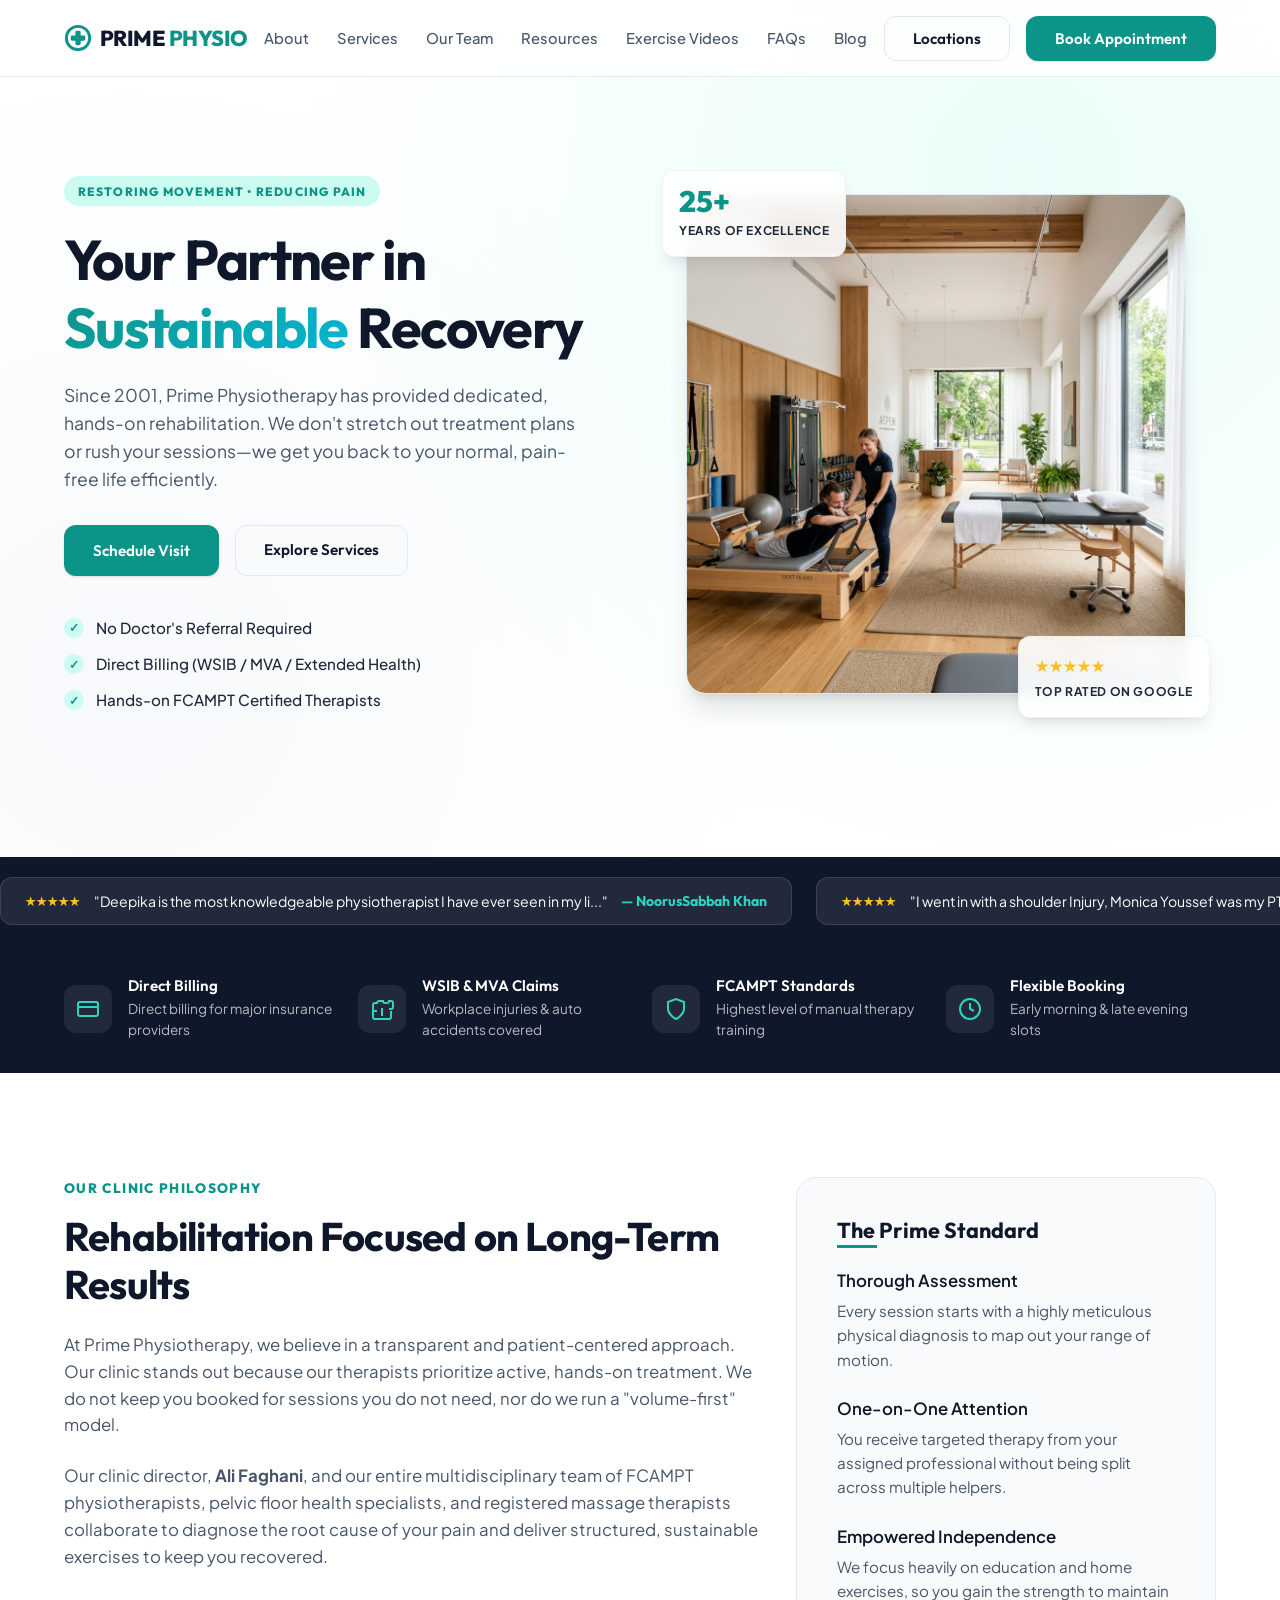
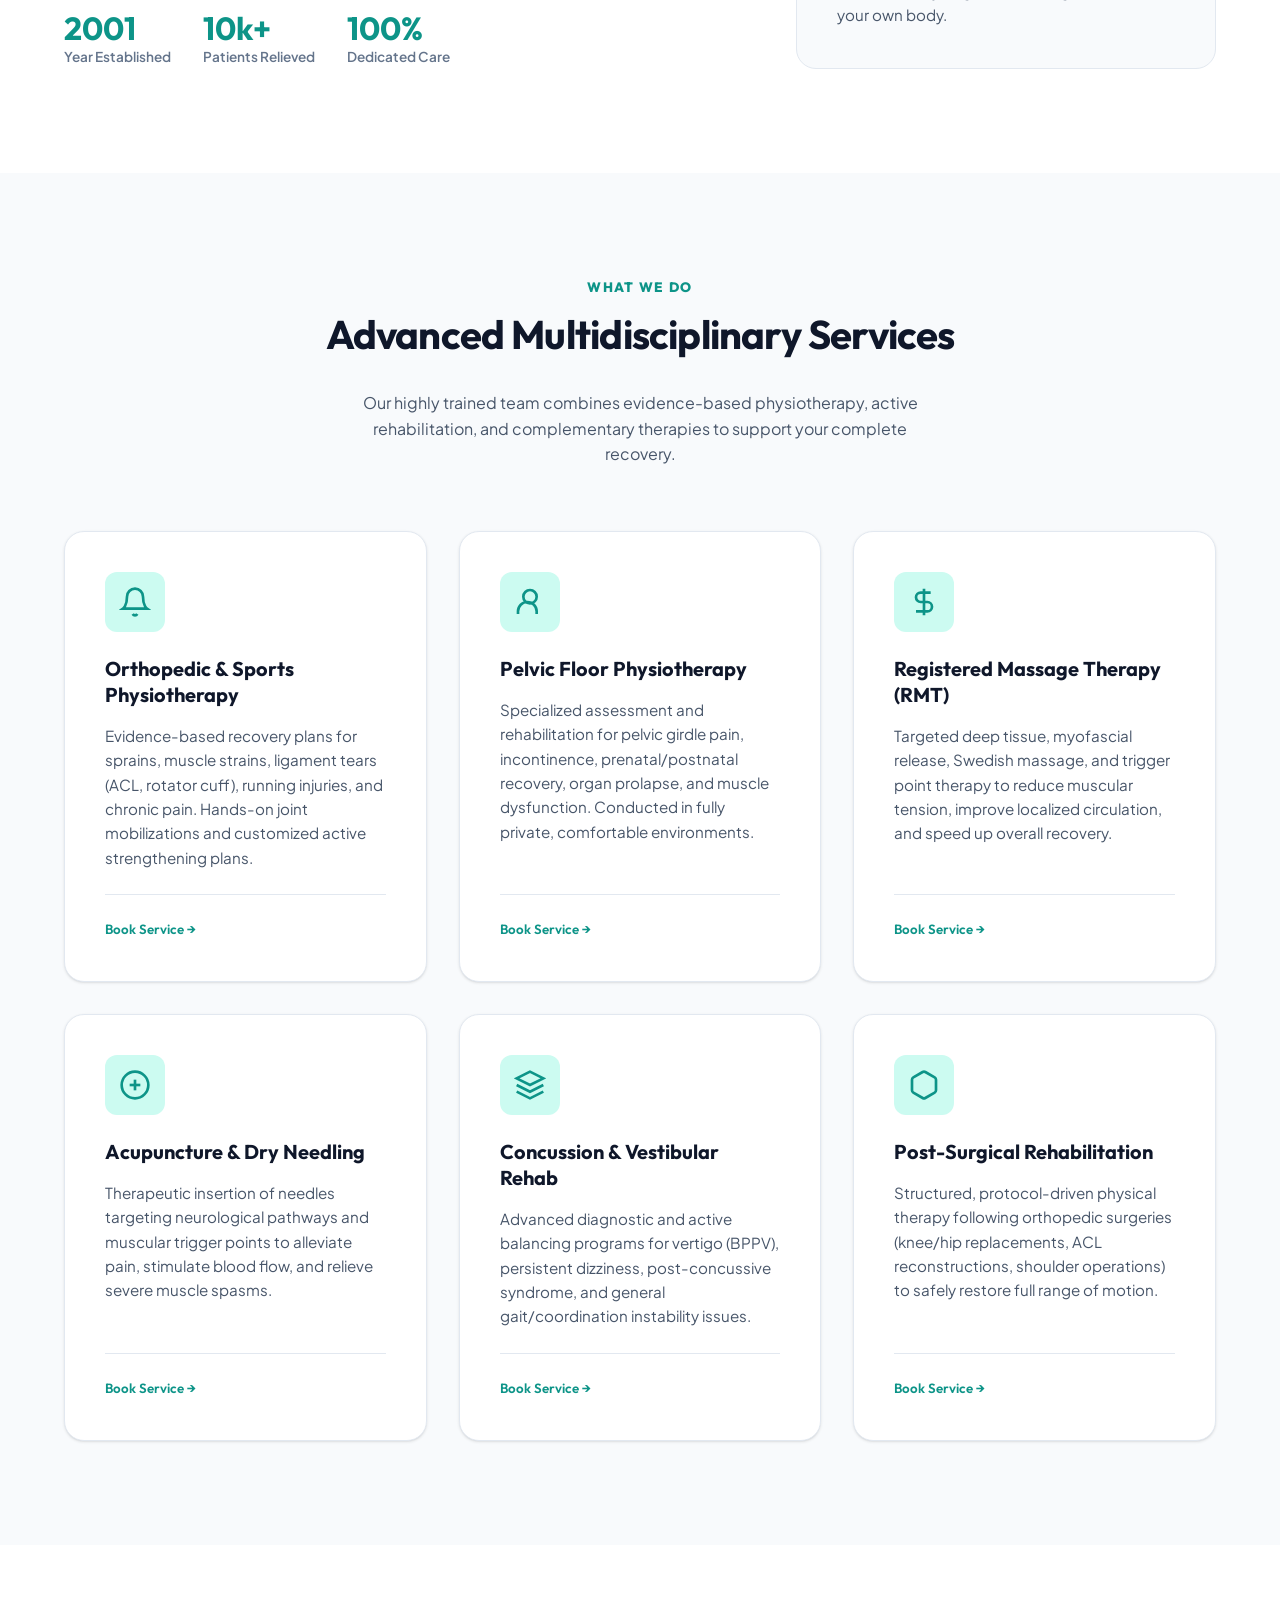
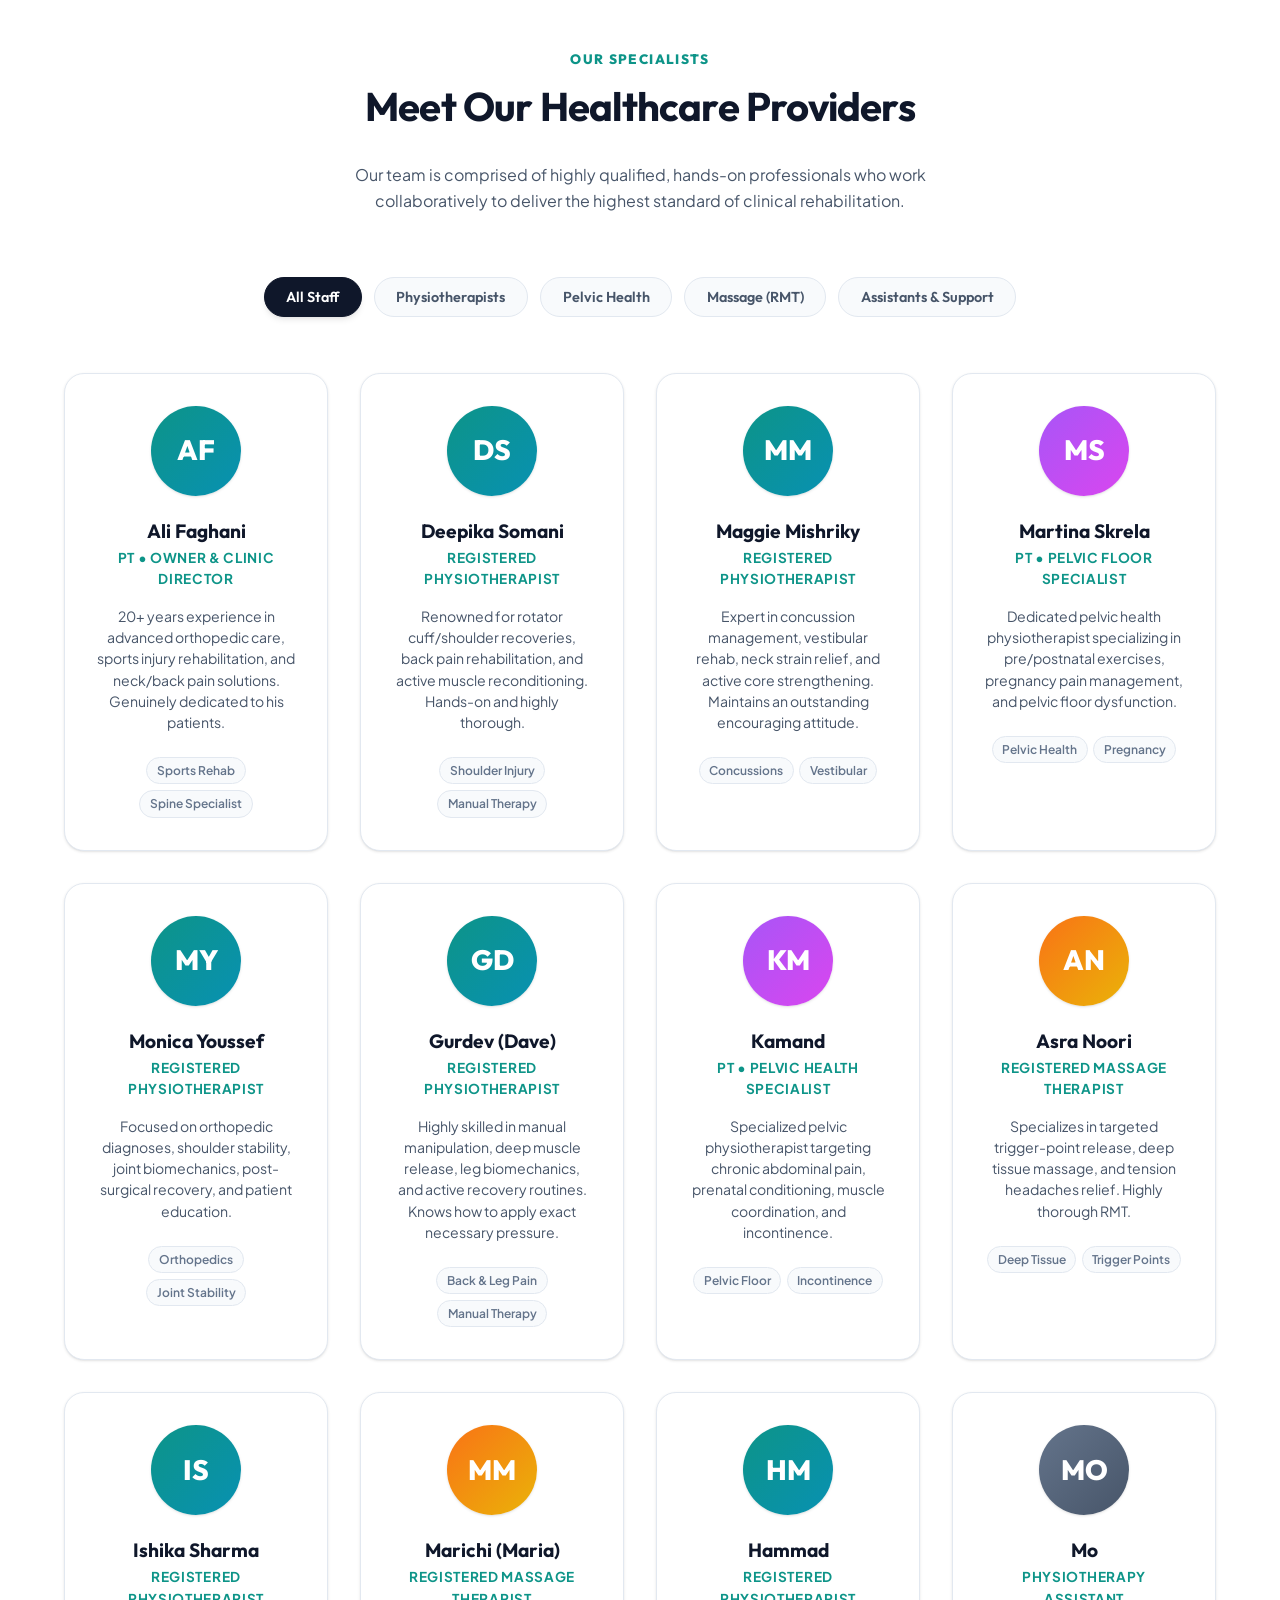
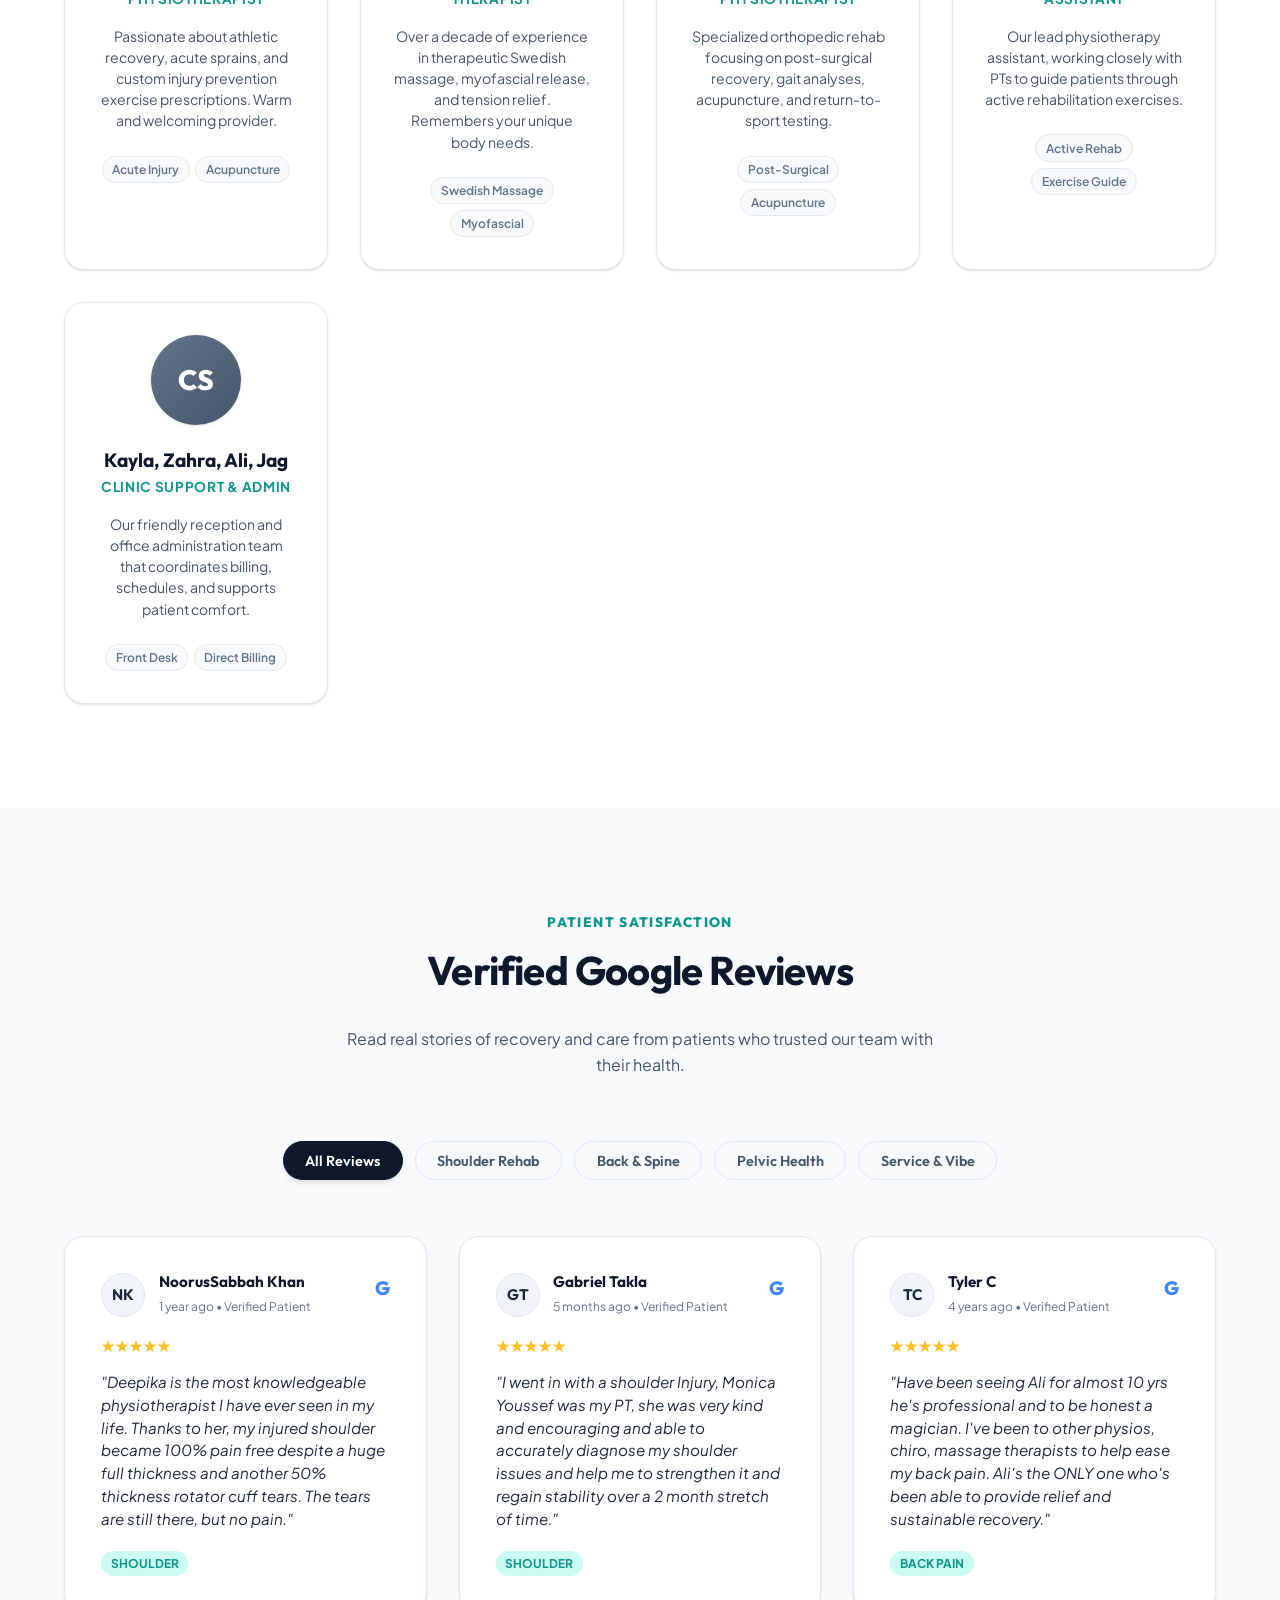
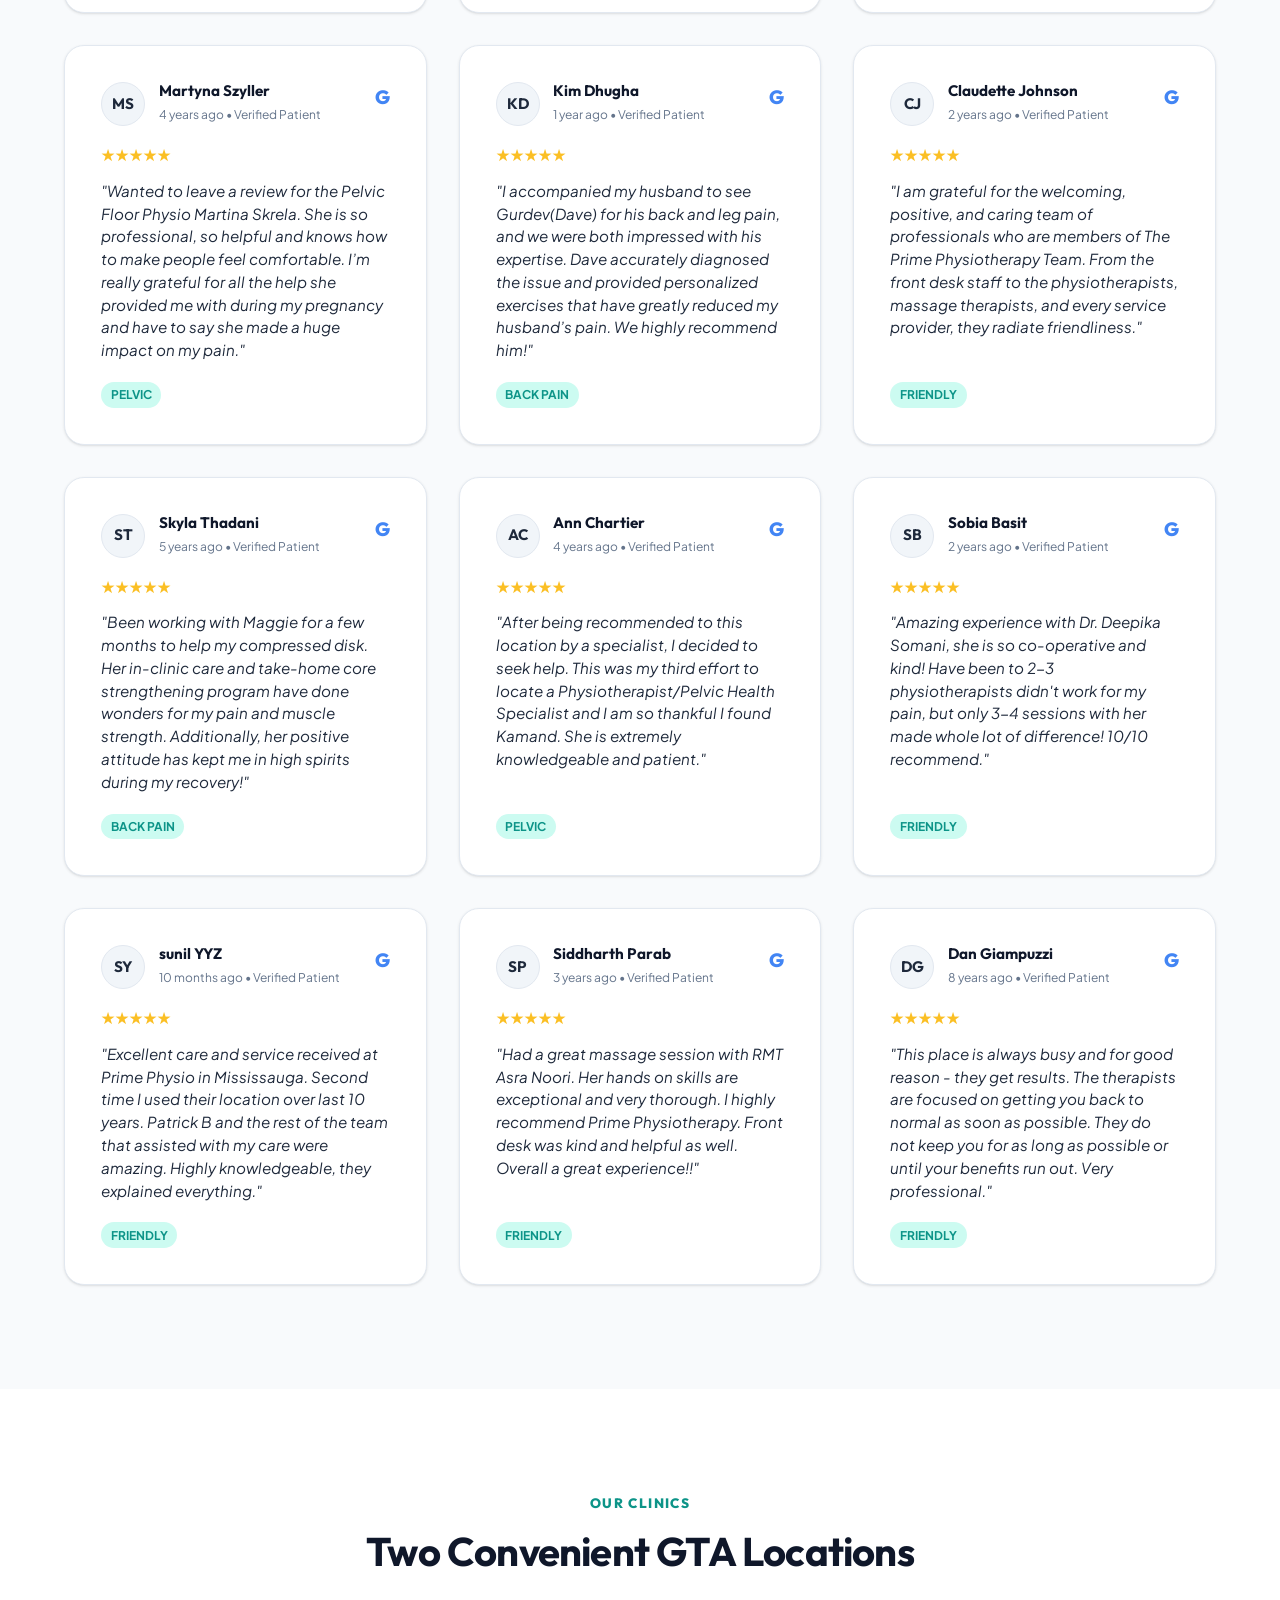
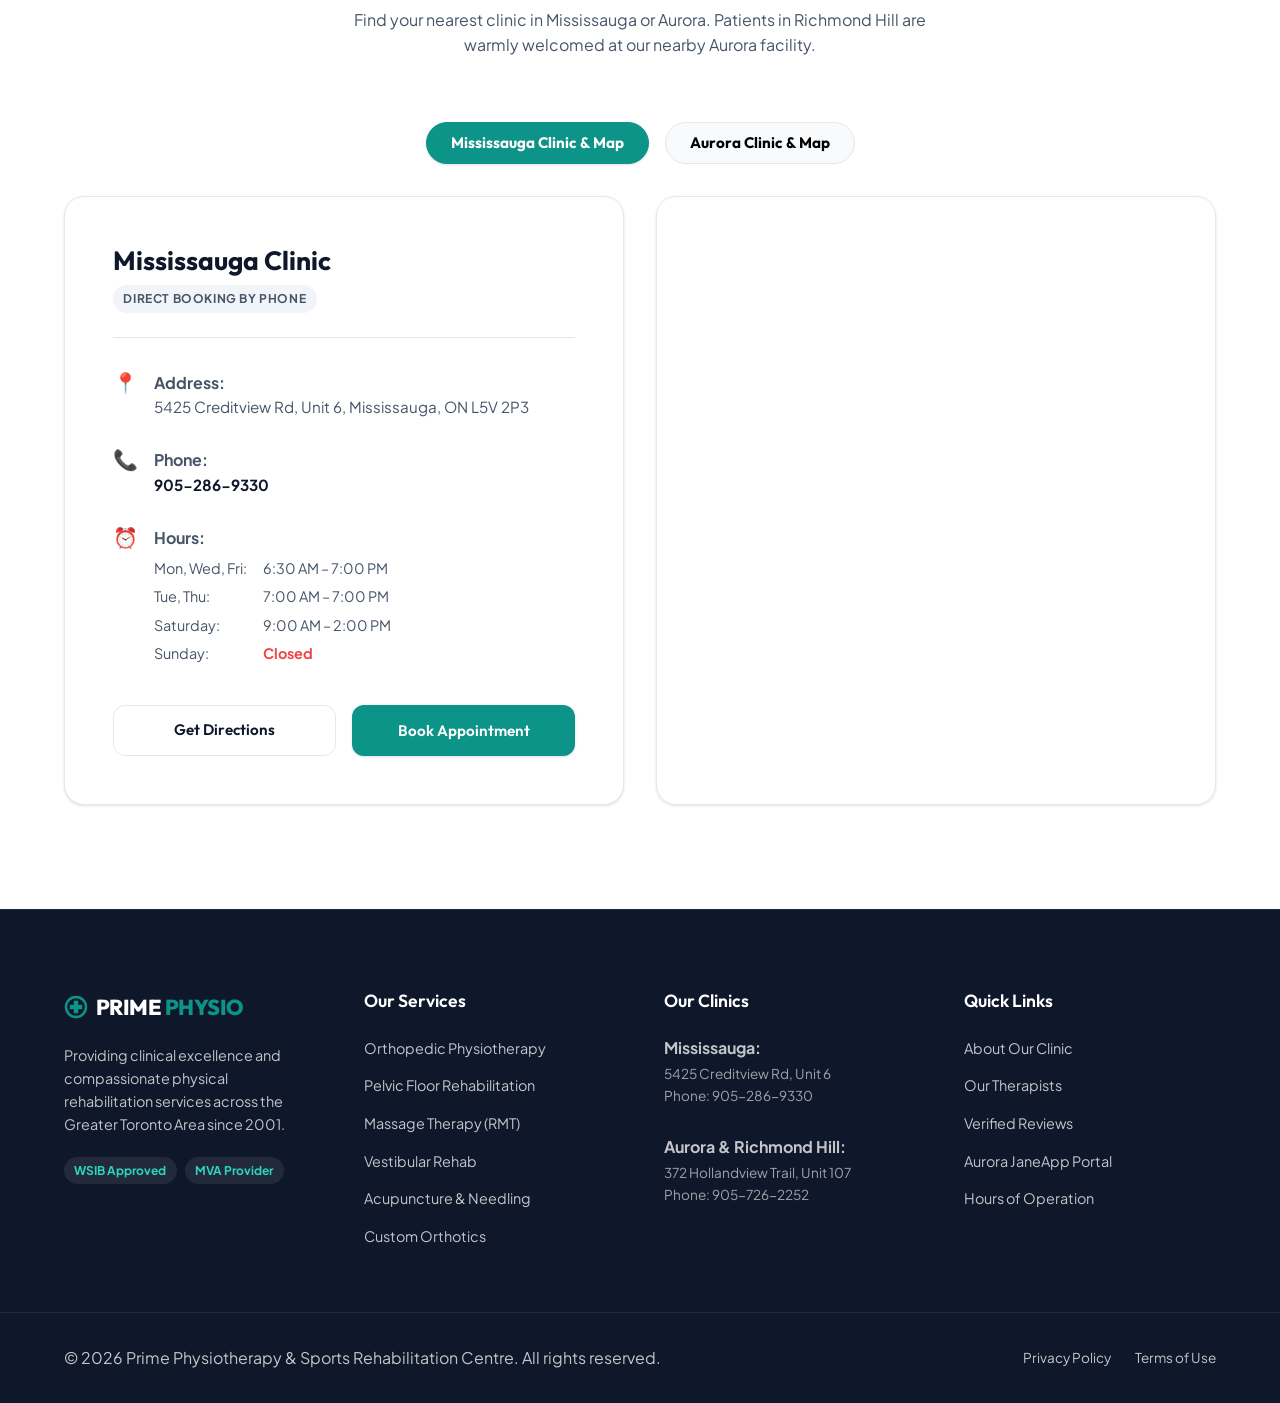
<file: index.html>
<!DOCTYPE html>
<html lang="en">
<head>
  <meta charset="UTF-8">
  <meta name="viewport" content="width=device-width, initial-scale=1.0">
  <title>Prime Physiotherapy & Sports Rehabilitation Centre</title>
  
  <!-- SEO Meta Tags -->
  <meta name="description" content="Prime Physiotherapy offers expert hands-on physiotherapy, pelvic floor rehabilitation, acupuncture, and massage therapy in Mississauga & Aurora. Direct billing for MVA and WSIB. No referral required.">
  <meta name="keywords" content="physiotherapy mississauga, physiotherapy aurora, pelvic floor physiotherapy, massage therapy, acupuncture, sports rehab, active release technique, WSIB, MVA, pain relief">
  <meta name="author" content="Prime Physiotherapy">
  
  <!-- Open Graph / Facebook -->
  <meta property="og:type" content="website">
  <meta property="og:url" content="https://www.prime-physio.com/">
  <meta property="og:title" content="Prime Physiotherapy & Sports Rehabilitation Centre">
  <meta property="og:description" content="Expert hands-on care since 2001. Specializing in sports rehab, pelvic health, and registered massage therapy across Mississauga & Aurora.">
  <meta property="og:image" content="assets/clinic_hero.png">

  <!-- Fonts -->
  <link rel="preconnect" href="https://fonts.googleapis.com">
  <link rel="preconnect" href="https://fonts.gstatic.com" crossorigin>
  <link href="https://fonts.googleapis.com/css2?family=Outfit:wght@400;500;600;700;800&family=Plus+Jakarta+Sans:wght@400;500;600;700&display=swap" rel="stylesheet">
  
  <!-- Custom Styles -->
  <link rel="stylesheet" href="styles.css">
</head>
<body>

  <!-- Sticky Header -->
  <header class="main-header" id="header">
    <div class="container header-container">
      <a href="index.html" class="logo">
        <span class="logo-icon">
          <svg viewBox="0 0 24 24" width="28" height="28" fill="none" stroke="currentColor" stroke-width="2.5" stroke-linecap="round" stroke-linejoin="round">
            <path d="M12 2C6.48 2 2 6.48 2 12s4.48 10 10 10 10-4.48 10-10S17.52 2 12 2zm1 15h-2v-4H7v-2h4V7h2v4h4v2h-4v4z"/>
          </svg>
        </span>
        <span class="logo-text">PRIME <span class="accent-text">PHYSIO</span></span>
      </a>
      
      <nav class="desktop-nav">
        <ul>
          <li><a href="#about" class="nav-link">About</a></li>
          <li><a href="#services" class="nav-link">Services</a></li>
          <li><a href="#team" class="nav-link">Our Team</a></li>
          <li><a href="resources.html" class="nav-link">Resources</a></li>
          <li><a href="exercise-videos.html" class="nav-link">Exercise Videos</a></li>
          <li><a href="faqs.html" class="nav-link">FAQs</a></li>
          <li><a href="new-blog.html" class="nav-link">Blog</a></li>
        </ul>
      </nav>

      <div class="header-actions">
        <button class="btn btn-outline nav-location-btn" onclick="scrollToSection('locations')">Locations</button>
        <button class="btn btn-primary open-booking-btn">Book Appointment</button>
        <button class="mobile-menu-toggle" id="menuToggle" aria-label="Toggle Navigation Menu">
          <span class="hamburger-bar"></span>
          <span class="hamburger-bar"></span>
          <span class="hamburger-bar"></span>
        </button>
      </div>
    </div>
  </header>

  <!-- Mobile Drawer Menu -->
  <div class="mobile-drawer" id="mobileDrawer">
    <nav class="mobile-nav">
      <ul>
        <li><a href="#about" class="mobile-nav-link">About Us</a></li>
        <li><a href="#services" class="mobile-nav-link">Our Services</a></li>
        <li><a href="#team" class="mobile-nav-link">Our Specialists</a></li>
        <li><a href="resources.html" class="mobile-nav-link">Resources</a></li>
        <li><a href="exercise-videos.html" class="mobile-nav-link">Exercise Videos</a></li>
        <li><a href="faqs.html" class="mobile-nav-link">FAQs</a></li>
        <li><a href="new-blog.html" class="mobile-nav-link">Blog</a></li>
        <li><a href="#locations" class="mobile-nav-link">Locations & Hours</a></li>
      </ul>
      <button class="btn btn-primary w-full open-booking-btn">Book Appointment</button>
    </nav>
  </div>

  <!-- Hero Section -->
  <section class="hero-section">
    <div class="container hero-container grid grid-2">
      <div class="hero-content">
        <div class="badge-tag">RESTORING MOVEMENT • REDUCING PAIN</div>
        <h1>Your Partner in <span class="gradient-text">Sustainable</span> Recovery</h1>
        <p class="hero-description">
          Since 2001, Prime Physiotherapy has provided dedicated, hands-on rehabilitation. We don't stretch out treatment plans or rush your sessions—we get you back to your normal, pain-free life efficiently.
        </p>
        
        <div class="hero-ctas">
          <button class="btn btn-primary open-booking-btn">Schedule Visit</button>
          <a href="#services" class="btn btn-secondary">Explore Services</a>
        </div>
        
        <div class="hero-features">
          <div class="hero-feature-item">
            <span class="feature-icon">✓</span>
            <span>No Doctor's Referral Required</span>
          </div>
          <div class="hero-feature-item">
            <span class="feature-icon">✓</span>
            <span>Direct Billing (WSIB / MVA / Extended Health)</span>
          </div>
          <div class="hero-feature-item">
            <span class="feature-icon">✓</span>
            <span>Hands-on FCAMPT Certified Therapists</span>
          </div>
        </div>
      </div>
      
      <div class="hero-visual">
        <div class="image-wrapper">
          <img src="assets/clinic_hero.png" alt="Prime Physiotherapy modern clinic setup" class="hero-img">
          <div class="floating-badge badge-top-left">
            <span class="badge-number">25+</span>
            <span class="badge-txt">Years of Excellence</span>
          </div>
          <div class="floating-badge badge-bottom-right">
            <div class="badge-stars">★★★★★</div>
            <span class="badge-txt">Top Rated on Google</span>
          </div>
        </div>
      </div>
    </div>
  </section>

  <!-- Scrolling Reviews Marquee Bar -->
  <section class="marquee-section">
    <div class="marquee-wrapper">
      <div class="marquee-content" id="reviewsMarquee">
        <!-- Filled dynamically by JS -->
      </div>
    </div>
  </section>

  <!-- Quick Info / Credential strip -->
  <section class="credential-strip">
    <div class="container strip-grid">
      <div class="strip-item">
        <div class="strip-icon">
          <svg viewBox="0 0 24 24" width="24" height="24" fill="none" stroke="currentColor" stroke-width="2">
            <rect x="2" y="5" width="20" height="14" rx="2" ry="2"/>
            <line x1="2" y1="10" x2="22" y2="10"/>
          </svg>
        </div>
        <div class="strip-content">
          <h4>Direct Billing</h4>
          <p>Direct billing for major insurance providers</p>
        </div>
      </div>
      <div class="strip-item">
        <div class="strip-icon">
          <svg viewBox="0 0 24 24" width="24" height="24" fill="none" stroke="currentColor" stroke-width="2">
            <path d="M19 12h2a2 2 0 0 0 2-2V6a2 2 0 0 0-2-2h-2c0 1.1-.9 2-2 2h-2c-1.1 0-2-.9-2-2H9c-1.1 0-2 .9-2 2H5a2 2 0 0 0-2 2v4a2 2 0 0 0 2 2h2"/>
            <path d="M3 14v6a2 2 0 0 0 2 2h14a2 2 0 0 0 2-2v-6"/>
            <path d="M12 11v8"/>
          </svg>
        </div>
        <div class="strip-content">
          <h4>WSIB & MVA Claims</h4>
          <p>Workplace injuries & auto accidents covered</p>
        </div>
      </div>
      <div class="strip-item">
        <div class="strip-icon">
          <svg viewBox="0 0 24 24" width="24" height="24" fill="none" stroke="currentColor" stroke-width="2">
            <path d="M12 22s8-4 8-10V5l-8-3-8 3v7c0 6 8 10 8 10z"/>
          </svg>
        </div>
        <div class="strip-content">
          <h4>FCAMPT Standards</h4>
          <p>Highest level of manual therapy training</p>
        </div>
      </div>
      <div class="strip-item">
        <div class="strip-icon">
          <svg viewBox="0 0 24 24" width="24" height="24" fill="none" stroke="currentColor" stroke-width="2">
            <circle cx="12" cy="12" r="10"/>
            <polyline points="12 6 12 12 16 14"/>
          </svg>
        </div>
        <div class="strip-content">
          <h4>Flexible Booking</h4>
          <p>Early morning & late evening slots</p>
        </div>
      </div>
    </div>
  </section>

  <!-- About / Philosophy Section -->
  <section id="about" class="about-section section-padding">
    <div class="container grid grid-2-1">
      <div class="about-info">
        <div class="section-subtitle">OUR CLINIC PHILOSOPHY</div>
        <h2 class="section-title">Rehabilitation Focused on Long-Term Results</h2>
        <p class="about-p">
          At Prime Physiotherapy, we believe in a transparent and patient-centered approach. Our clinic stands out because our therapists prioritize active, hands-on treatment. We do not keep you booked for sessions you do not need, nor do we run a "volume-first" model. 
        </p>
        <p class="about-p">
          Our clinic director, <strong>Ali Faghani</strong>, and our entire multidisciplinary team of FCAMPT physiotherapists, pelvic floor health specialists, and registered massage therapists collaborate to diagnose the root cause of your pain and deliver structured, sustainable exercises to keep you recovered.
        </p>
        
        <div class="about-metrics">
          <div class="metric-card">
            <h3>2001</h3>
            <p>Year Established</p>
          </div>
          <div class="metric-card">
            <h3>10k+</h3>
            <p>Patients Relieved</p>
          </div>
          <div class="metric-card">
            <h3>100%</h3>
            <p>Dedicated Care</p>
          </div>
        </div>
      </div>
      
      <div class="philosophy-box">
        <div class="philosophy-inner">
          <h3 class="philosophy-title">The Prime Standard</h3>
          <ul class="philosophy-list">
            <li>
              <strong>Thorough Assessment</strong>
              <span>Every session starts with a highly meticulous physical diagnosis to map out your range of motion.</span>
            </li>
            <li>
              <strong>One-on-One Attention</strong>
              <span>You receive targeted therapy from your assigned professional without being split across multiple helpers.</span>
            </li>
            <li>
              <strong>Empowered Independence</strong>
              <span>We focus heavily on education and home exercises, so you gain the strength to maintain your own body.</span>
            </li>
          </ul>
        </div>
      </div>
    </div>
  </section>

  <!-- Services Section -->
  <section id="services" class="services-section section-padding bg-light">
    <div class="container">
      <div class="section-center">
        <div class="section-subtitle">WHAT WE DO</div>
        <h2 class="section-title">Advanced Multidisciplinary Services</h2>
        <p class="section-desc text-center">
          Our highly trained team combines evidence-based physiotherapy, active rehabilitation, and complementary therapies to support your complete recovery.
        </p>
      </div>

      <div class="services-grid grid grid-3" id="servicesGrid">
        <!-- Populated via JS / fallback -->
      </div>
    </div>
  </section>

  <!-- Team Section -->
  <section id="team" class="team-section section-padding">
    <div class="container">
      <div class="section-center">
        <div class="section-subtitle">OUR SPECIALISTS</div>
        <h2 class="section-title">Meet Our Healthcare Providers</h2>
        <p class="section-desc text-center">
          Our team is comprised of highly qualified, hands-on professionals who work collaboratively to deliver the highest standard of clinical rehabilitation.
        </p>
      </div>

      <!-- Team Filter Controls -->
      <div class="filter-controls team-filters">
        <button class="filter-btn active" data-filter="all">All Staff</button>
        <button class="filter-btn" data-filter="physio">Physiotherapists</button>
        <button class="filter-btn" data-filter="pelvic">Pelvic Health</button>
        <button class="filter-btn" data-filter="massage">Massage (RMT)</button>
        <button class="filter-btn" data-filter="admin">Assistants & Support</button>
      </div>

      <!-- Team Grid (rendered from data.json) -->
      <div class="team-grid grid grid-4" id="teamGrid">
        <!-- Rendered by app.js from data.json -->
      </div>
    </div>
  </section>

  <!-- Google Reviews Section -->
  <section id="reviews" class="reviews-section section-padding bg-light">
    <div class="container">
      <div class="section-center">
        <div class="section-subtitle">PATIENT SATISFACTION</div>
        <h2 class="section-title">Verified Google Reviews</h2>
        <p class="section-desc text-center">
          Read real stories of recovery and care from patients who trusted our team with their health.
        </p>
      </div>

      <!-- Review Filters -->
      <div class="filter-controls review-filters">
        <button class="filter-btn active" data-review-filter="all">All Reviews</button>
        <button class="filter-btn" data-review-filter="shoulder">Shoulder Rehab</button>
        <button class="filter-btn" data-review-filter="back-pain">Back & Spine</button>
        <button class="filter-btn" data-review-filter="pelvic">Pelvic Health</button>
        <button class="filter-btn" data-review-filter="friendly">Service & Vibe</button>
      </div>

      <!-- Reviews Grid (rendered from data.json) -->
      <div class="reviews-grid grid grid-3" id="reviewsGrid">
        <!-- Rendered by app.js from data.json -->
      </div>
    </div>
  </section>

  <!-- Locations & Map Section -->
  <section id="locations" class="locations-section section-padding">
    <div class="container">
      <div class="section-center">
        <div class="section-subtitle">OUR CLINICS</div>
        <h2 class="section-title">Two Convenient GTA Locations</h2>
        <p class="section-desc text-center">
          Find your nearest clinic in Mississauga or Aurora. Patients in Richmond Hill are warmly welcomed at our nearby Aurora facility.
        </p>
      </div>

      <!-- Location Switcher Tabs -->
      <div class="map-tab-controls" style="display: flex; justify-content: center; gap: 1rem; margin-bottom: 2rem;">
        <button class="map-tab-btn active" id="tabMississauga">Mississauga Clinic & Map</button>
        <button class="map-tab-btn" id="tabAurora">Aurora Clinic & Map</button>
      </div>

      <!-- Location Cards & Map Split View -->
      <div class="location-map-container grid grid-2">
        <!-- Active Location Card Info -->
        <div class="location-card" id="activeLocationCard">
          <div class="location-card-header">
            <h3 id="locTitle">Mississauga Clinic</h3>
            <span class="status-indicator" id="locBadge">Direct Booking by Phone</span>
          </div>
          <div class="location-details">
            <div class="detail-row">
              <span class="detail-icon">📍</span>
              <div>
                <strong>Address:</strong>
                <p id="locAddress">5425 Creditview Rd, Unit 6, Mississauga, ON L5V 2P3</p>
              </div>
            </div>
            <div class="detail-row">
              <span class="detail-icon">📞</span>
              <div>
                <strong>Phone:</strong>
                <p><a href="tel:9052869330" id="locPhone" class="phone-link">905-286-9330</a></p>
              </div>
            </div>
            <div class="detail-row">
              <span class="detail-icon">⏰</span>
              <div>
                <strong>Hours:</strong>
                <div class="hours-grid" id="locHours">
                  <span>Mon, Wed, Fri:</span> <span>6:30 AM – 7:00 PM</span>
                  <span>Tue, Thu:</span> <span>7:00 AM – 7:00 PM</span>
                  <span>Saturday:</span> <span>9:00 AM – 2:00 PM</span>
                  <span>Sunday:</span> <span class="closed-label">Closed</span>
                </div>
              </div>
            </div>
          </div>
          <div class="location-actions">
            <a href="https://maps.google.com/?q=5425+Creditview+Rd+Mississauga+ON+L5V+2P3" id="locDirectionsBtn" target="_blank" rel="noopener" class="btn btn-outline w-full text-center">Get Directions</a>
            <button class="btn btn-primary w-full open-booking-btn" id="locBookingBtn" data-preset-location="mississauga">Book Appointment</button>
          </div>
        </div>

        <!-- Embedded Interactive OpenStreetMap Container -->
        <div class="map-frame-wrapper" style="border-radius: var(--radius-lg); overflow: hidden; border: 1px solid var(--color-border); box-shadow: var(--shadow-sm); min-height: 400px;">
          <iframe id="locationMapIframe" src="https://www.openstreetmap.org/export/embed.html?bbox=-79.7225%2C43.5930%2C-79.7025%2C43.6030&layer=mapnik&marker=43.5979%2C-79.7126" style="width: 100%; height: 100%; min-height: 400px; border: none;" title="Clinic Location Map"></iframe>
        </div>
      </div>
    </div>
  </section>

  <!-- Interactive Booking Selector Modal -->
  <div class="modal-backdrop" id="bookingModal">
    <div class="modal-card">
      <button class="modal-close-btn" id="closeModalBtn" aria-label="Close booking modal">×</button>
      <div class="modal-header">
        <h2>Schedule an Appointment</h2>
        <p>Please select your desired location to proceed with booking.</p>
      </div>

      <!-- Step 1: Select Location -->
      <div class="modal-body" id="modalStep1">
        <div class="location-select-grid">
          <div class="location-box-option" id="optionAurora">
            <div class="location-badge-online">JaneApp Online</div>
            <h3>Aurora Location</h3>
            <p>372 Hollandview Trail, Aurora</p>
            <span class="location-box-subtext">Book online instantly. Best for Richmond Hill & Aurora patients.</span>
            <a href="https://auroraprime.janeapp.com/" target="_blank" rel="noopener" class="btn btn-primary w-full text-center location-go-btn" style="margin-top: 1.5rem;">Book Online via JaneApp</a>
          </div>

          <div class="location-box-option" id="optionMississauga">
            <div class="location-badge-call">By Phone / Form</div>
            <h3>Mississauga Location</h3>
            <p>5425 Creditview Rd, Mississauga</p>
            <span class="location-box-subtext">Submit a call-back booking request, or call us directly at 905-286-9330.</span>
            <button class="btn btn-secondary w-full location-go-btn" id="proceedMississaugaForm" style="margin-top: 1.5rem;">Request Call Back</button>
          </div>
        </div>
      </div>

      <!-- Step 2: Mississauga Appointment Request Form -->
      <div class="modal-body hidden" id="modalStep2">
        <form id="mississaugaBookingForm" class="booking-form">
          <div class="form-row grid grid-2">
            <div class="form-group">
              <label for="bookingName">Full Name *</label>
              <input type="text" id="bookingName" required placeholder="John Doe">
            </div>
            <div class="form-group">
              <label for="bookingPhone">Phone Number *</label>
              <input type="tel" id="bookingPhone" required placeholder="(905) 555-0199">
            </div>
          </div>
          <div class="form-row grid grid-2">
            <div class="form-group">
              <label for="bookingEmail">Email Address</label>
              <input type="email" id="bookingEmail" placeholder="john@example.com">
            </div>
            <div class="form-group">
              <label for="bookingService">Requested Service *</label>
              <select id="bookingService" required>
                <option value="" disabled selected>Select a Service</option>
                <option value="physio">Physiotherapy & Sports Rehab</option>
                <option value="pelvic">Pelvic Floor Rehabilitation</option>
                <option value="massage">Registered Massage Therapy (RMT)</option>
                <option value="acupuncture">Acupuncture & Dry Needling</option>
                <option value="vestibular">Vestibular / Concussion Rehab</option>
                <option value="orthotics">Custom Orthotics / Bracing</option>
              </select>
            </div>
          </div>
          <div class="form-group">
            <label for="bookingNotes">Preferred Day/Time & Additional Notes</label>
            <textarea id="bookingNotes" rows="3" placeholder="e.g., Tuesday mornings, shoulder recovery, doctor referral info, etc."></textarea>
          </div>
          <div class="modal-form-actions">
            <button type="button" class="btn btn-outline" id="backToStep1">← Back</button>
            <button type="submit" class="btn btn-primary">Submit Booking Request</button>
          </div>
        </form>
      </div>

      <!-- Step 3: Success State -->
      <div class="modal-body hidden text-center" id="modalStep3">
        <div class="success-icon">✓</div>
        <h3>Booking Request Received</h3>
        <p class="success-message">
          Thank you! Your inquiry has been submitted. The Prime Physiotherapy Mississauga front desk team will contact you at your provided number to finalize your appointment time.
        </p>
        <p class="success-callout">
          Need immediate booking? Call us directly: <br>
          <strong><a href="tel:9052869330">905-286-9330</a></strong>
        </p>
        <button class="btn btn-primary" id="finishBookingBtn" style="margin-top: 1.5rem;">Done</button>
      </div>
    </div>
  </div>

  <!-- Footer -->
  <footer class="main-footer">
    <div class="container footer-grid grid grid-4">
      <div class="footer-col brand-col">
        <a href="index.html" class="logo footer-logo">
          <span class="logo-icon">
            <svg viewBox="0 0 24 24" width="24" height="24" fill="none" stroke="currentColor" stroke-width="2.5">
              <path d="M12 2C6.48 2 2 6.48 2 12s4.48 10 10 10 10-4.48 10-10S17.52 2 12 2zm1 15h-2v-4H7v-2h4V7h2v4h4v2h-4v4z"/>
            </svg>
          </span>
          <span class="logo-text">PRIME <span class="accent-text">PHYSIO</span></span>
        </a>
        <p class="footer-desc">
          Providing clinical excellence and compassionate physical rehabilitation services across the Greater Toronto Area since 2001.
        </p>
        <div class="accreditation-badges">
          <span class="acc-badge">WSIB Approved</span>
          <span class="acc-badge">MVA Provider</span>
        </div>
      </div>

      <div class="footer-col">
        <h4>Our Services</h4>
        <ul class="footer-links">
          <li><a href="#services">Orthopedic Physiotherapy</a></li>
          <li><a href="#services">Pelvic Floor Rehabilitation</a></li>
          <li><a href="#services">Massage Therapy (RMT)</a></li>
          <li><a href="#services">Vestibular Rehab</a></li>
          <li><a href="#services">Acupuncture & Needling</a></li>
          <li><a href="#services">Custom Orthotics</a></li>
        </ul>
      </div>

      <div class="footer-col">
        <h4>Our Clinics</h4>
        <ul class="footer-links">
          <li>
            <strong>Mississauga:</strong>
            <p>5425 Creditview Rd, Unit 6<br>Phone: 905-286-9330</p>
          </li>
          <li style="margin-top: 1rem;">
            <strong>Aurora & Richmond Hill:</strong>
            <p>372 Hollandview Trail, Unit 107<br>Phone: 905-726-2252</p>
          </li>
        </ul>
      </div>

      <div class="footer-col">
        <h4>Quick Links</h4>
        <ul class="footer-links">
          <li><a href="#about">About Our Clinic</a></li>
          <li><a href="#team">Our Therapists</a></li>
          <li><a href="#reviews">Verified Reviews</a></li>
          <li><a href="https://auroraprime.janeapp.com/" target="_blank" rel="noopener">Aurora JaneApp Portal</a></li>
          <li><a href="#locations">Hours of Operation</a></li>
        </ul>
      </div>
    </div>

    <div class="footer-bottom">
      <div class="container footer-bottom-container">
        <p>&copy; 2026 Prime Physiotherapy & Sports Rehabilitation Centre. All rights reserved.</p>
        <div class="footer-meta-links">
          <a href="#">Privacy Policy</a>
          <a href="#">Terms of Use</a>
        </div>
      </div>
    </div>
  </footer>

  <!-- App JavaScript -->
  <script src="app.js"></script>
</body>
</html>
</file>
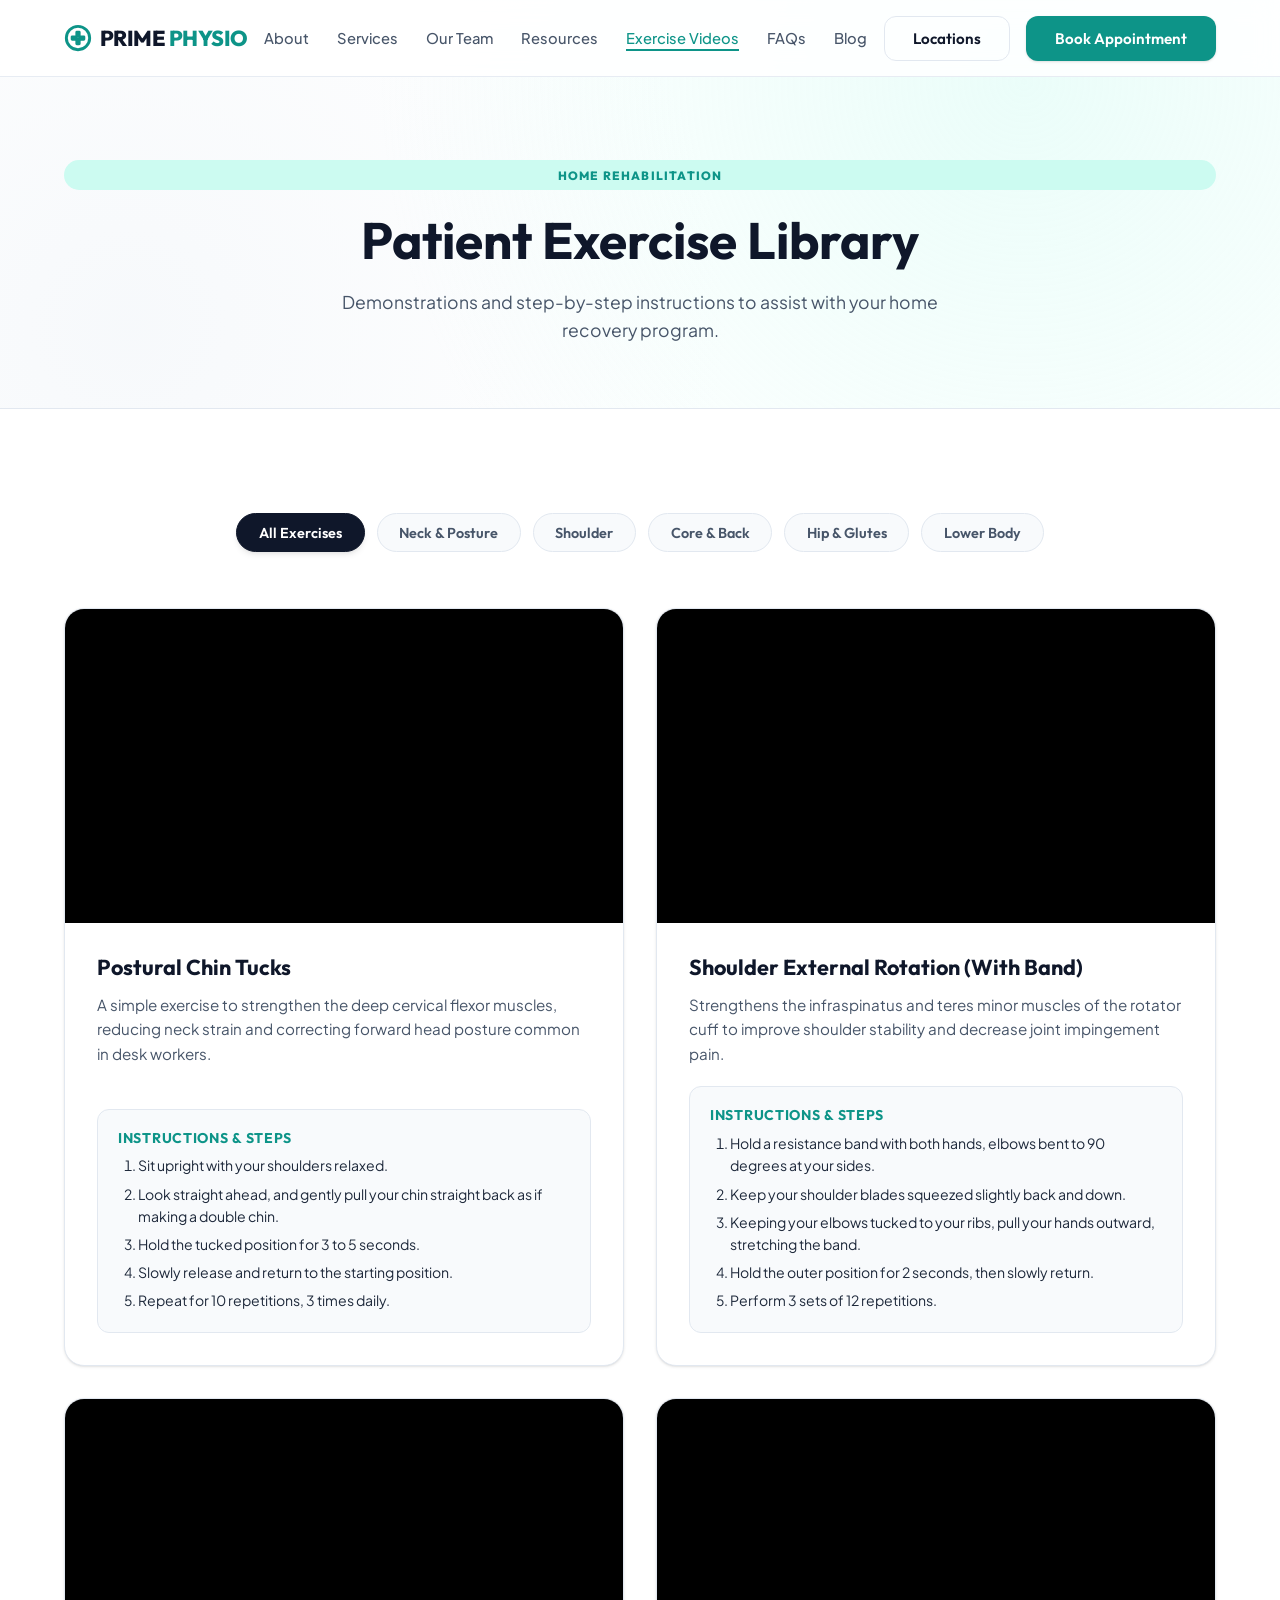
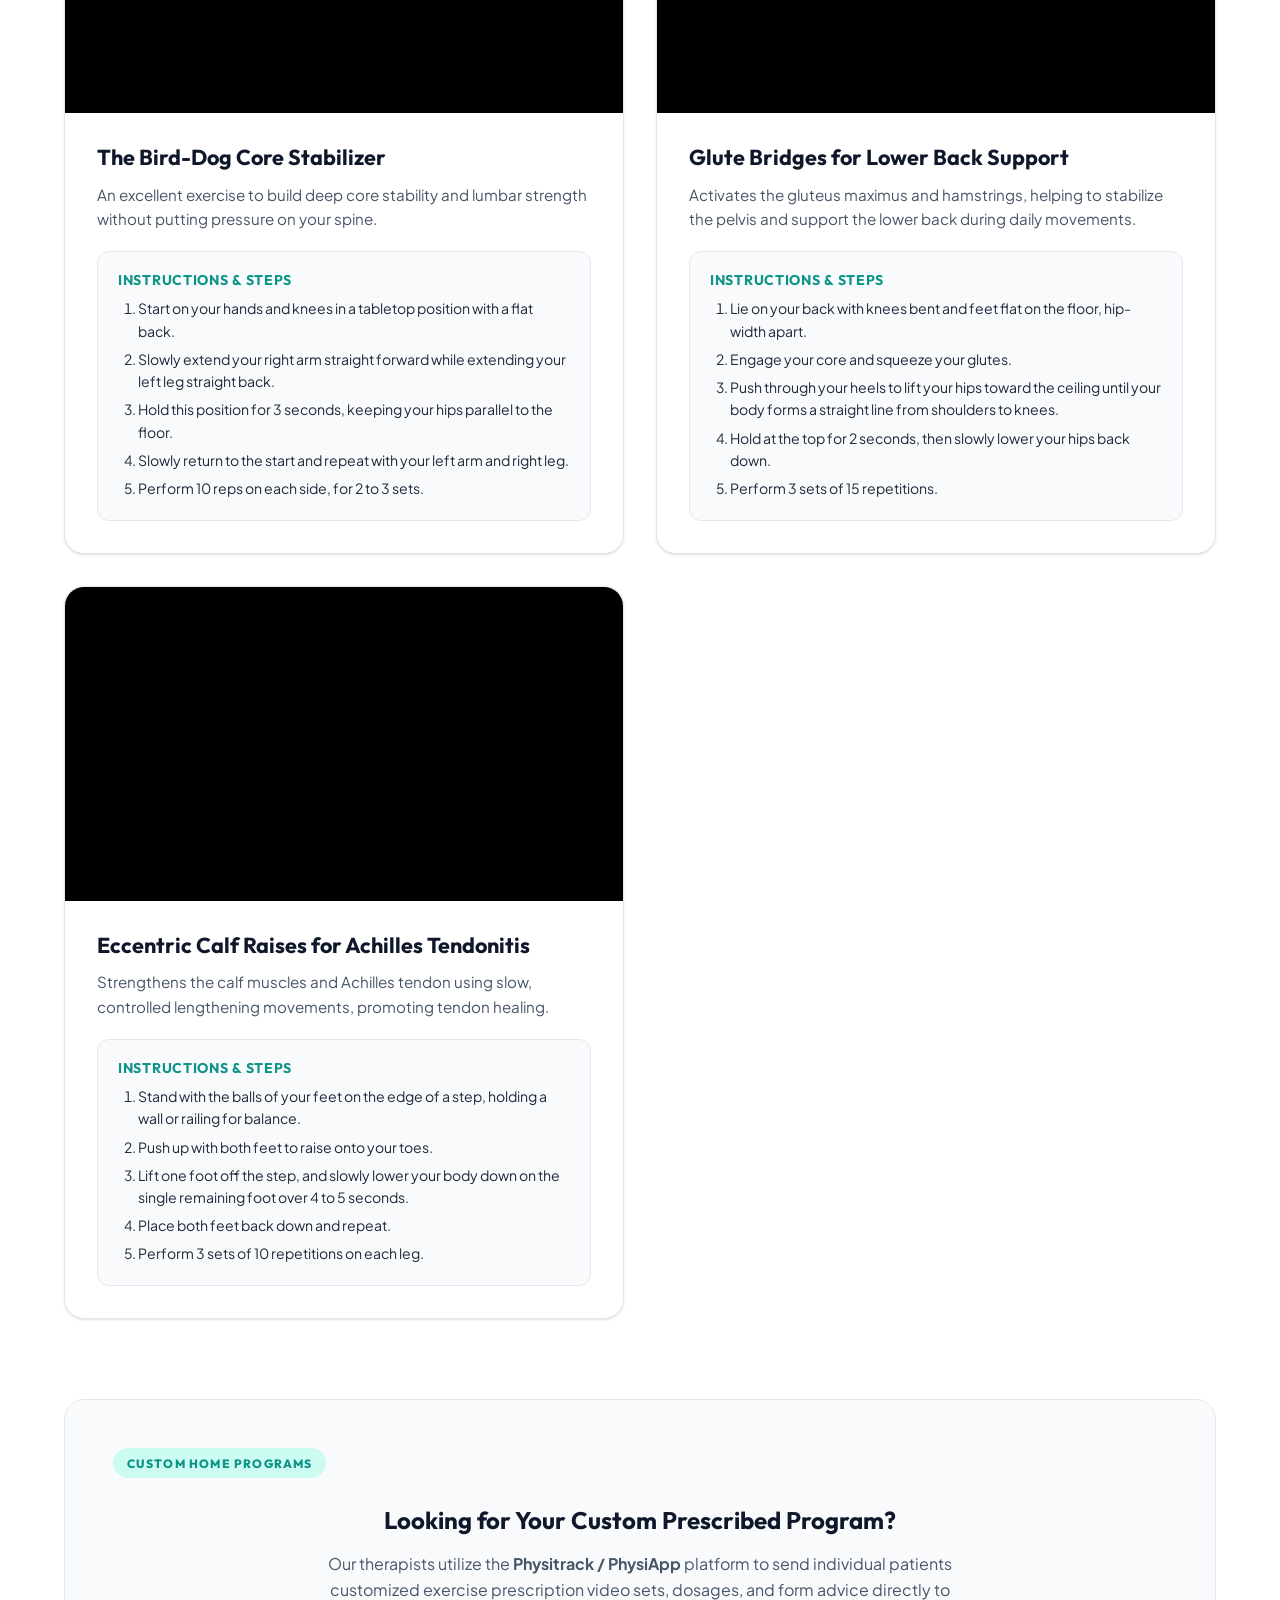
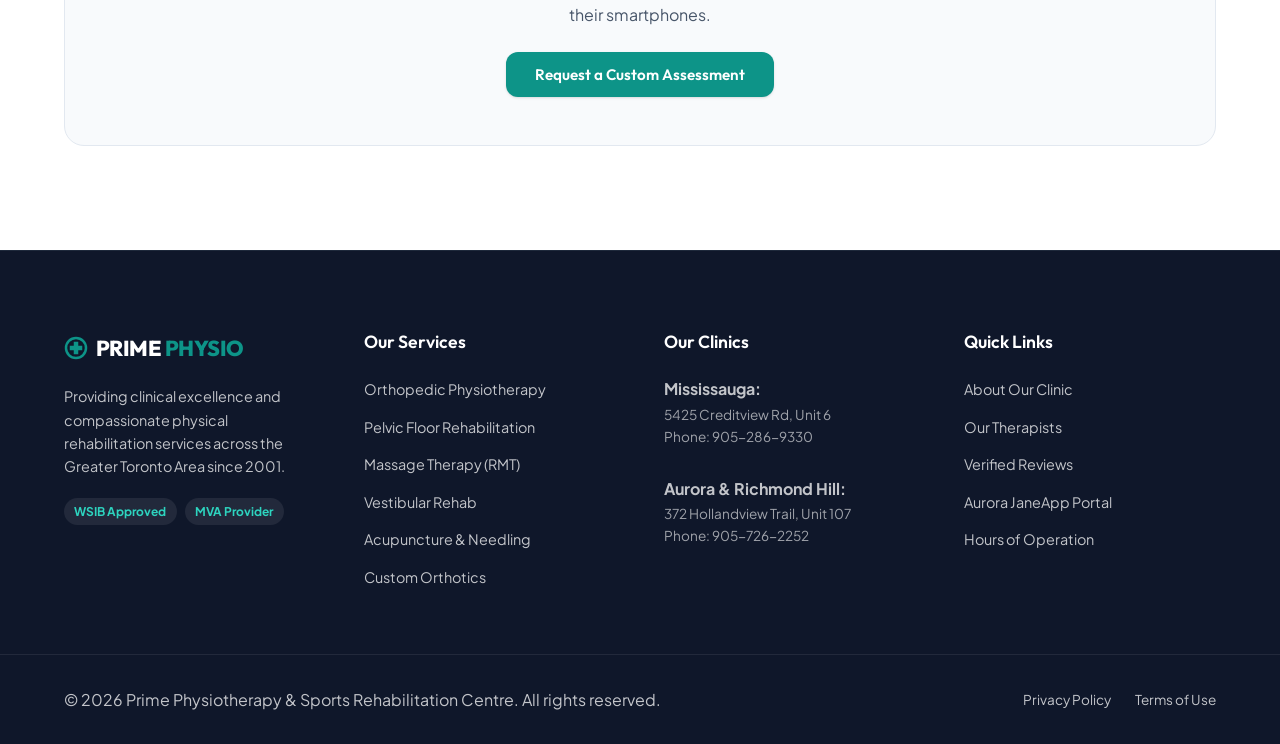
<file: exercise-videos.html>
<!DOCTYPE html>
<html lang="en">
<head>
  <meta charset="UTF-8">
  <meta name="viewport" content="width=device-width, initial-scale=1.0">
  <title>Exercise Videos | Prime Physiotherapy & Sports Rehabilitation Centre</title>
  
  <meta name="description" content="Access home rehabilitation exercise videos for neck, shoulder, core, and lower body prescribed by Prime Physiotherapy clinicians.">
  <meta name="keywords" content="physiotherapy exercise videos, rotator cuff exercises, chin tucks, core stability, physitrack videos">
  
  <!-- Fonts -->
  <link rel="preconnect" href="https://fonts.googleapis.com">
  <link rel="preconnect" href="https://fonts.gstatic.com" crossorigin>
  <link href="https://fonts.googleapis.com/css2?family=Outfit:wght@400;500;600;700;800&family=Plus+Jakarta+Sans:wght@400;500;600;700&display=swap" rel="stylesheet">
  
  <!-- Custom Styles -->
  <link rel="stylesheet" href="styles.css">
</head>
<body>

  <!-- Sticky Header -->
  <header class="main-header" id="header">
    <div class="container header-container">
      <a href="index.html" class="logo">
        <span class="logo-icon">
          <svg viewBox="0 0 24 24" width="28" height="28" fill="none" stroke="currentColor" stroke-width="2.5" stroke-linecap="round" stroke-linejoin="round">
            <path d="M12 2C6.48 2 2 6.48 2 12s4.48 10 10 10 10-4.48 10-10S17.52 2 12 2zm1 15h-2v-4H7v-2h4V7h2v4h4v2h-4v4z"/>
          </svg>
        </span>
        <span class="logo-text">PRIME <span class="accent-text">PHYSIO</span></span>
      </a>
      
      <nav class="desktop-nav">
        <ul>
          <li><a href="index.html#about" class="nav-link">About</a></li>
          <li><a href="index.html#services" class="nav-link">Services</a></li>
          <li><a href="index.html#team" class="nav-link">Our Team</a></li>
          <li><a href="resources.html" class="nav-link">Resources</a></li>
          <li><a href="exercise-videos.html" class="nav-link active">Exercise Videos</a></li>
          <li><a href="faqs.html" class="nav-link">FAQs</a></li>
          <li><a href="new-blog.html" class="nav-link">Blog</a></li>
        </ul>
      </nav>

      <div class="header-actions">
        <button class="btn btn-outline nav-location-btn" onclick="window.location.href='index.html#locations'">Locations</button>
        <button class="btn btn-primary open-booking-btn">Book Appointment</button>
        <button class="mobile-menu-toggle" id="menuToggle" aria-label="Toggle Navigation Menu">
          <span class="hamburger-bar"></span>
          <span class="hamburger-bar"></span>
          <span class="hamburger-bar"></span>
        </button>
      </div>
    </div>
  </header>

  <!-- Mobile Drawer Menu -->
  <div class="mobile-drawer" id="mobileDrawer">
    <nav class="mobile-nav">
      <ul>
        <li><a href="index.html#about" class="mobile-nav-link">About Us</a></li>
        <li><a href="index.html#services" class="mobile-nav-link">Our Services</a></li>
        <li><a href="index.html#team" class="mobile-nav-link">Our Specialists</a></li>
        <li><a href="resources.html" class="mobile-nav-link">Resources</a></li>
        <li><a href="exercise-videos.html" class="mobile-nav-link">Exercise Videos</a></li>
        <li><a href="faqs.html" class="mobile-nav-link">FAQs</a></li>
        <li><a href="new-blog.html" class="mobile-nav-link">Blog</a></li>
      </ul>
      <button class="btn btn-primary w-full open-booking-btn">Book Appointment</button>
    </nav>
  </div>

  <!-- Inner Page Banner -->
  <section class="page-banner">
    <div class="container text-center">
      <div class="badge-tag">HOME REHABILITATION</div>
      <h1>Patient Exercise Library</h1>
      <p class="banner-subtext">Demonstrations and step-by-step instructions to assist with your home recovery program.</p>
    </div>
  </section>

  <!-- Video Library Section -->
  <section class="videos-section section-padding">
    <div class="container">
      <!-- Category Filters -->
      <div class="filter-controls video-filters">
        <button class="filter-btn active" data-video-filter="all">All Exercises</button>
        <button class="filter-btn" data-video-filter="neck">Neck & Posture</button>
        <button class="filter-btn" data-video-filter="shoulder">Shoulder</button>
        <button class="filter-btn" data-video-filter="core">Core & Back</button>
        <button class="filter-btn" data-video-filter="hip">Hip & Glutes</button>
        <button class="filter-btn" data-video-filter="lower-body">Lower Body</button>
      </div>

      <!-- Videos Grid Container (populated dynamically via JS) -->
      <div class="video-grid grid grid-2" id="videoGrid">
        <!-- Rendered by app.js from data.json -->
      </div>

      <!-- Physitrack Callout -->
      <div class="physitrack-banner" style="margin-top: 5rem; background-color: var(--color-bg-light); border-radius: var(--radius-lg); padding: 3rem; border: 1px solid var(--color-border); display: flex; flex-direction: column; align-items: center; text-align: center;">
        <div class="badge-tag" style="background-color: var(--color-accent-light); color: var(--color-accent);">CUSTOM HOME PROGRAMS</div>
        <h3 style="font-size: 1.5rem; margin-top: 0.5rem; margin-bottom: 1rem;">Looking for Your Custom Prescribed Program?</h3>
        <p style="max-width: 650px; color: var(--color-text-body); margin-bottom: 1.5rem;">
          Our therapists utilize the <strong>Physitrack / PhysiApp</strong> platform to send individual patients customized exercise prescription video sets, dosages, and form advice directly to their smartphones.
        </p>
        <button class="btn btn-primary open-booking-btn">Request a Custom Assessment</button>
      </div>
    </div>
  </section>

  <!-- Interactive Booking Selector Modal -->
  <div class="modal-backdrop" id="bookingModal">
    <div class="modal-card">
      <button class="modal-close-btn" id="closeModalBtn" aria-label="Close booking modal">×</button>
      <div class="modal-header">
        <h2>Schedule an Appointment</h2>
        <p>Please select your desired location to proceed with booking.</p>
      </div>
      <div class="modal-body" id="modalStep1">
        <div class="location-select-grid">
          <div class="location-box-option" id="optionAurora">
            <div class="location-badge-online">JaneApp Online</div>
            <h3>Aurora Location</h3>
            <p>372 Hollandview Trail, Aurora</p>
            <span class="location-box-subtext">Book online instantly. Best for Richmond Hill & Aurora patients.</span>
            <a href="https://auroraprime.janeapp.com/" target="_blank" rel="noopener" class="btn btn-primary w-full text-center location-go-btn" style="margin-top: 1.5rem;">Book Online via JaneApp</a>
          </div>
          <div class="location-box-option" id="optionMississauga">
            <div class="location-badge-call">By Phone / Form</div>
            <h3>Mississauga Location</h3>
            <p>5425 Creditview Rd, Mississauga</p>
            <span class="location-box-subtext">Submit a call-back booking request, or call us directly at 905-286-9330.</span>
            <button class="btn btn-secondary w-full location-go-btn" id="proceedMississaugaForm" style="margin-top: 1.5rem;">Request Call Back</button>
          </div>
        </div>
      </div>
      <div class="modal-body hidden" id="modalStep2">
        <form id="mississaugaBookingForm" class="booking-form">
          <div class="form-row grid grid-2">
            <div class="form-group">
              <label for="bookingName">Full Name *</label>
              <input type="text" id="bookingName" required placeholder="John Doe">
            </div>
            <div class="form-group">
              <label for="bookingPhone">Phone Number *</label>
              <input type="tel" id="bookingPhone" required placeholder="(905) 555-0199">
            </div>
          </div>
          <div class="form-row grid grid-2">
            <div class="form-group">
              <label for="bookingEmail">Email Address</label>
              <input type="email" id="bookingEmail" placeholder="john@example.com">
            </div>
            <div class="form-group">
              <label for="bookingService">Requested Service *</label>
              <select id="bookingService" required>
                <option value="" disabled selected>Select a Service</option>
                <option value="physio">Physiotherapy & Sports Rehab</option>
                <option value="pelvic">Pelvic Floor Rehabilitation</option>
                <option value="massage">Registered Massage Therapy (RMT)</option>
                <option value="acupuncture">Acupuncture & Dry Needling</option>
                <option value="vestibular">Vestibular / Concussion Rehab</option>
                <option value="orthotics">Custom Orthotics / Bracing</option>
              </select>
            </div>
          </div>
          <div class="form-group">
            <label for="bookingNotes">Preferred Day/Time & Additional Notes</label>
            <textarea id="bookingNotes" rows="3" placeholder="e.g., Tuesday mornings, shoulder recovery, doctor referral info, etc."></textarea>
          </div>
          <div class="modal-form-actions">
            <button type="button" class="btn btn-outline" id="backToStep1">← Back</button>
            <button type="submit" class="btn btn-primary">Submit Booking Request</button>
          </div>
        </form>
      </div>
      <div class="modal-body hidden text-center" id="modalStep3">
        <div class="success-icon">✓</div>
        <h3>Booking Request Received</h3>
        <p class="success-message">
          Thank you! Your inquiry has been submitted. The Prime Physiotherapy Mississauga front desk team will contact you at your provided number to finalize your appointment time.
        </p>
        <p class="success-callout">
          Need immediate booking? Call us directly: <br>
          <strong><a href="tel:9052869330">905-286-9330</a></strong>
        </p>
        <button class="btn btn-primary" id="finishBookingBtn" style="margin-top: 1.5rem;">Done</button>
      </div>
    </div>
  </div>

  <!-- Footer -->
  <footer class="main-footer">
    <div class="container footer-grid grid grid-4">
      <div class="footer-col brand-col">
        <a href="index.html" class="logo footer-logo">
          <span class="logo-icon">
            <svg viewBox="0 0 24 24" width="24" height="24" fill="none" stroke="currentColor" stroke-width="2.5">
              <path d="M12 2C6.48 2 2 6.48 2 12s4.48 10 10 10 10-4.48 10-10S17.52 2 12 2zm1 15h-2v-4H7v-2h4V7h2v4h4v2h-4v4z"/>
            </svg>
          </span>
          <span class="logo-text">PRIME <span class="accent-text">PHYSIO</span></span>
        </a>
        <p class="footer-desc">
          Providing clinical excellence and compassionate physical rehabilitation services across the Greater Toronto Area since 2001.
        </p>
        <div class="accreditation-badges">
          <span class="acc-badge">WSIB Approved</span>
          <span class="acc-badge">MVA Provider</span>
        </div>
      </div>

      <div class="footer-col">
        <h4>Our Services</h4>
        <ul class="footer-links">
          <li><a href="index.html#services">Orthopedic Physiotherapy</a></li>
          <li><a href="index.html#services">Pelvic Floor Rehabilitation</a></li>
          <li><a href="index.html#services">Massage Therapy (RMT)</a></li>
          <li><a href="index.html#services">Vestibular Rehab</a></li>
          <li><a href="index.html#services">Acupuncture & Needling</a></li>
          <li><a href="index.html#services">Custom Orthotics</a></li>
        </ul>
      </div>

      <div class="footer-col">
        <h4>Our Clinics</h4>
        <ul class="footer-links">
          <li>
            <strong>Mississauga:</strong>
            <p>5425 Creditview Rd, Unit 6<br>Phone: 905-286-9330</p>
          </li>
          <li style="margin-top: 1rem;">
            <strong>Aurora & Richmond Hill:</strong>
            <p>372 Hollandview Trail, Unit 107<br>Phone: 905-726-2252</p>
          </li>
        </ul>
      </div>

      <div class="footer-col">
        <h4>Quick Links</h4>
        <ul class="footer-links">
          <li><a href="index.html#about">About Our Clinic</a></li>
          <li><a href="index.html#team">Our Therapists</a></li>
          <li><a href="index.html#reviews">Verified Reviews</a></li>
          <li><a href="https://auroraprime.janeapp.com/" target="_blank" rel="noopener">Aurora JaneApp Portal</a></li>
          <li><a href="index.html#locations">Hours of Operation</a></li>
        </ul>
      </div>
    </div>

    <div class="footer-bottom">
      <div class="container footer-bottom-container">
        <p>&copy; 2026 Prime Physiotherapy & Sports Rehabilitation Centre. All rights reserved.</p>
        <div class="footer-meta-links">
          <a href="#">Privacy Policy</a>
          <a href="#">Terms of Use</a>
        </div>
      </div>
    </div>
  </footer>

  <!-- App JavaScript -->
  <script src="app.js"></script>
</body>
</html>
</file>
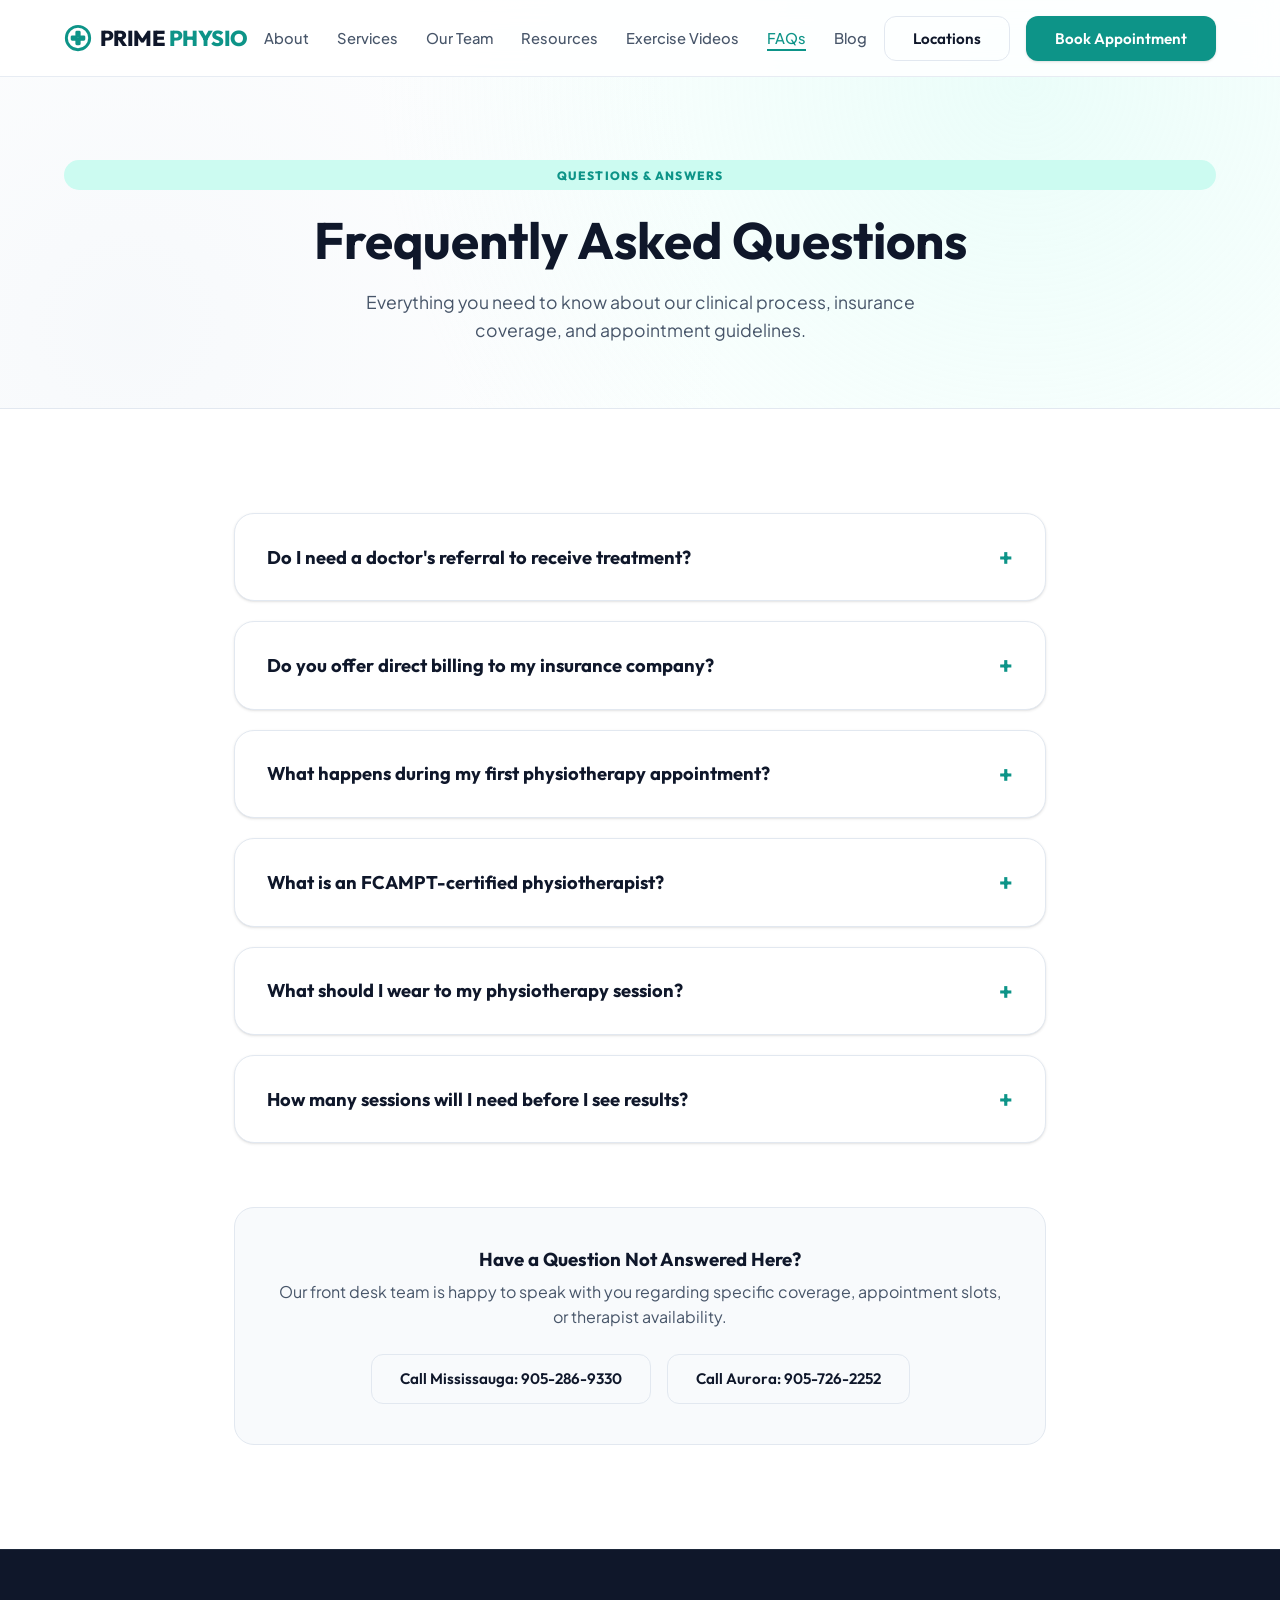
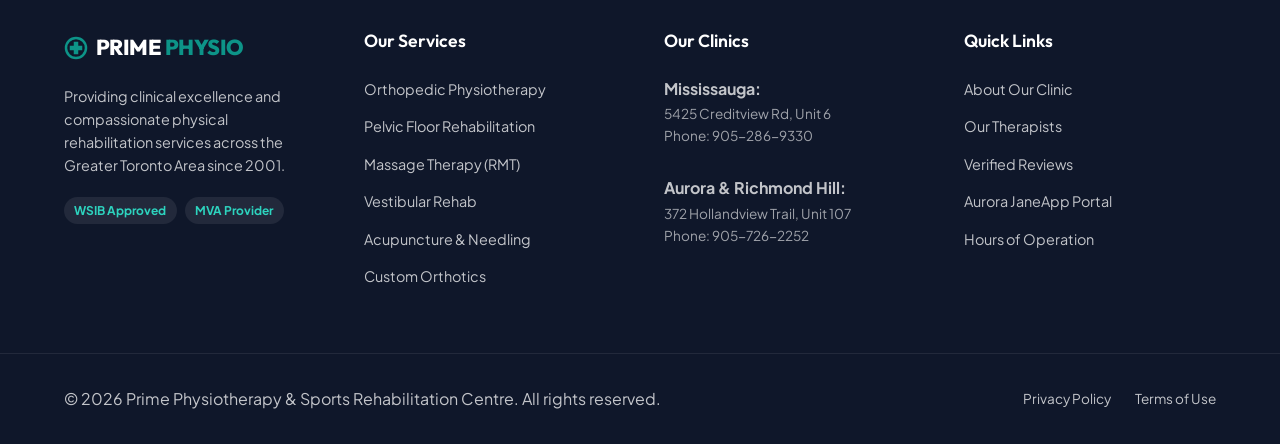
<file: faqs.html>
<!DOCTYPE html>
<html lang="en">
<head>
  <meta charset="UTF-8">
  <meta name="viewport" content="width=device-width, initial-scale=1.0">
  <title>Frequently Asked Questions | Prime Physiotherapy</title>
  
  <meta name="description" content="Find answers to common questions about physiotherapy appointments, direct insurance billing, doctor referrals, WSIB, and motor vehicle accident coverage.">
  <meta name="keywords" content="physiotherapy FAQs, direct billing ontario, WSIB physio mississauga, doctor referral required">
  
  <!-- Fonts -->
  <link rel="preconnect" href="https://fonts.googleapis.com">
  <link rel="preconnect" href="https://fonts.gstatic.com" crossorigin>
  <link href="https://fonts.googleapis.com/css2?family=Outfit:wght@400;500;600;700;800&family=Plus+Jakarta+Sans:wght@400;500;600;700&display=swap" rel="stylesheet">
  
  <!-- Custom Styles -->
  <link rel="stylesheet" href="styles.css">
</head>
<body>

  <!-- Sticky Header -->
  <header class="main-header" id="header">
    <div class="container header-container">
      <a href="index.html" class="logo">
        <span class="logo-icon">
          <svg viewBox="0 0 24 24" width="28" height="28" fill="none" stroke="currentColor" stroke-width="2.5" stroke-linecap="round" stroke-linejoin="round">
            <path d="M12 2C6.48 2 2 6.48 2 12s4.48 10 10 10 10-4.48 10-10S17.52 2 12 2zm1 15h-2v-4H7v-2h4V7h2v4h4v2h-4v4z"/>
          </svg>
        </span>
        <span class="logo-text">PRIME <span class="accent-text">PHYSIO</span></span>
      </a>
      
      <nav class="desktop-nav">
        <ul>
          <li><a href="index.html#about" class="nav-link">About</a></li>
          <li><a href="index.html#services" class="nav-link">Services</a></li>
          <li><a href="index.html#team" class="nav-link">Our Team</a></li>
          <li><a href="resources.html" class="nav-link">Resources</a></li>
          <li><a href="exercise-videos.html" class="nav-link">Exercise Videos</a></li>
          <li><a href="faqs.html" class="nav-link active">FAQs</a></li>
          <li><a href="new-blog.html" class="nav-link">Blog</a></li>
        </ul>
      </nav>

      <div class="header-actions">
        <button class="btn btn-outline nav-location-btn" onclick="window.location.href='index.html#locations'">Locations</button>
        <button class="btn btn-primary open-booking-btn">Book Appointment</button>
        <button class="mobile-menu-toggle" id="menuToggle" aria-label="Toggle Navigation Menu">
          <span class="hamburger-bar"></span>
          <span class="hamburger-bar"></span>
          <span class="hamburger-bar"></span>
        </button>
      </div>
    </div>
  </header>

  <!-- Mobile Drawer Menu -->
  <div class="mobile-drawer" id="mobileDrawer">
    <nav class="mobile-nav">
      <ul>
        <li><a href="index.html#about" class="mobile-nav-link">About Us</a></li>
        <li><a href="index.html#services" class="mobile-nav-link">Our Services</a></li>
        <li><a href="index.html#team" class="mobile-nav-link">Our Specialists</a></li>
        <li><a href="resources.html" class="mobile-nav-link">Resources</a></li>
        <li><a href="exercise-videos.html" class="mobile-nav-link">Exercise Videos</a></li>
        <li><a href="faqs.html" class="mobile-nav-link">FAQs</a></li>
        <li><a href="new-blog.html" class="mobile-nav-link">Blog</a></li>
      </ul>
      <button class="btn btn-primary w-full open-booking-btn">Book Appointment</button>
    </nav>
  </div>

  <!-- Inner Page Banner -->
  <section class="page-banner">
    <div class="container text-center">
      <div class="badge-tag">QUESTIONS & ANSWERS</div>
      <h1>Frequently Asked Questions</h1>
      <p class="banner-subtext">Everything you need to know about our clinical process, insurance coverage, and appointment guidelines.</p>
    </div>
  </section>

  <!-- FAQs Section -->
  <section class="faqs-section section-padding">
    <div class="container" style="max-width: 860px;">
      <!-- Accordion Container (populated dynamically via JS) -->
      <div class="faq-accordion" id="faqAccordion">
        <!-- Rendered by app.js from data.json -->
      </div>

      <!-- Have More Questions Card -->
      <div class="contact-prompt-card" style="margin-top: 4rem; background-color: var(--color-bg-light); border-radius: var(--radius-lg); padding: 2.5rem; text-align: center; border: 1px solid var(--color-border);">
        <h3>Have a Question Not Answered Here?</h3>
        <p style="margin-top: 0.5rem; margin-bottom: 1.5rem; color: var(--color-text-body);">
          Our front desk team is happy to speak with you regarding specific coverage, appointment slots, or therapist availability.
        </p>
        <div style="display: flex; gap: 1rem; justify-content: center; flex-wrap: wrap;">
          <a href="tel:9052869330" class="btn btn-outline">Call Mississauga: 905-286-9330</a>
          <a href="tel:9057262252" class="btn btn-outline">Call Aurora: 905-726-2252</a>
        </div>
      </div>
    </div>
  </section>

  <!-- Interactive Booking Selector Modal -->
  <div class="modal-backdrop" id="bookingModal">
    <div class="modal-card">
      <button class="modal-close-btn" id="closeModalBtn" aria-label="Close booking modal">×</button>
      <div class="modal-header">
        <h2>Schedule an Appointment</h2>
        <p>Please select your desired location to proceed with booking.</p>
      </div>
      <div class="modal-body" id="modalStep1">
        <div class="location-select-grid">
          <div class="location-box-option" id="optionAurora">
            <div class="location-badge-online">JaneApp Online</div>
            <h3>Aurora Location</h3>
            <p>372 Hollandview Trail, Aurora</p>
            <span class="location-box-subtext">Book online instantly. Best for Richmond Hill & Aurora patients.</span>
            <a href="https://auroraprime.janeapp.com/" target="_blank" rel="noopener" class="btn btn-primary w-full text-center location-go-btn" style="margin-top: 1.5rem;">Book Online via JaneApp</a>
          </div>
          <div class="location-box-option" id="optionMississauga">
            <div class="location-badge-call">By Phone / Form</div>
            <h3>Mississauga Location</h3>
            <p>5425 Creditview Rd, Mississauga</p>
            <span class="location-box-subtext">Submit a call-back booking request, or call us directly at 905-286-9330.</span>
            <button class="btn btn-secondary w-full location-go-btn" id="proceedMississaugaForm" style="margin-top: 1.5rem;">Request Call Back</button>
          </div>
        </div>
      </div>
      <div class="modal-body hidden" id="modalStep2">
        <form id="mississaugaBookingForm" class="booking-form">
          <div class="form-row grid grid-2">
            <div class="form-group">
              <label for="bookingName">Full Name *</label>
              <input type="text" id="bookingName" required placeholder="John Doe">
            </div>
            <div class="form-group">
              <label for="bookingPhone">Phone Number *</label>
              <input type="tel" id="bookingPhone" required placeholder="(905) 555-0199">
            </div>
          </div>
          <div class="form-row grid grid-2">
            <div class="form-group">
              <label for="bookingEmail">Email Address</label>
              <input type="email" id="bookingEmail" placeholder="john@example.com">
            </div>
            <div class="form-group">
              <label for="bookingService">Requested Service *</label>
              <select id="bookingService" required>
                <option value="" disabled selected>Select a Service</option>
                <option value="physio">Physiotherapy & Sports Rehab</option>
                <option value="pelvic">Pelvic Floor Rehabilitation</option>
                <option value="massage">Registered Massage Therapy (RMT)</option>
                <option value="acupuncture">Acupuncture & Dry Needling</option>
                <option value="vestibular">Vestibular / Concussion Rehab</option>
                <option value="orthotics">Custom Orthotics / Bracing</option>
              </select>
            </div>
          </div>
          <div class="form-group">
            <label for="bookingNotes">Preferred Day/Time & Additional Notes</label>
            <textarea id="bookingNotes" rows="3" placeholder="e.g., Tuesday mornings, shoulder recovery, doctor referral info, etc."></textarea>
          </div>
          <div class="modal-form-actions">
            <button type="button" class="btn btn-outline" id="backToStep1">← Back</button>
            <button type="submit" class="btn btn-primary">Submit Booking Request</button>
          </div>
        </form>
      </div>
      <div class="modal-body hidden text-center" id="modalStep3">
        <div class="success-icon">✓</div>
        <h3>Booking Request Received</h3>
        <p class="success-message">
          Thank you! Your inquiry has been submitted. The Prime Physiotherapy Mississauga front desk team will contact you at your provided number to finalize your appointment time.
        </p>
        <p class="success-callout">
          Need immediate booking? Call us directly: <br>
          <strong><a href="tel:9052869330">905-286-9330</a></strong>
        </p>
        <button class="btn btn-primary" id="finishBookingBtn" style="margin-top: 1.5rem;">Done</button>
      </div>
    </div>
  </div>

  <!-- Footer -->
  <footer class="main-footer">
    <div class="container footer-grid grid grid-4">
      <div class="footer-col brand-col">
        <a href="index.html" class="logo footer-logo">
          <span class="logo-icon">
            <svg viewBox="0 0 24 24" width="24" height="24" fill="none" stroke="currentColor" stroke-width="2.5">
              <path d="M12 2C6.48 2 2 6.48 2 12s4.48 10 10 10 10-4.48 10-10S17.52 2 12 2zm1 15h-2v-4H7v-2h4V7h2v4h4v2h-4v4z"/>
            </svg>
          </span>
          <span class="logo-text">PRIME <span class="accent-text">PHYSIO</span></span>
        </a>
        <p class="footer-desc">
          Providing clinical excellence and compassionate physical rehabilitation services across the Greater Toronto Area since 2001.
        </p>
        <div class="accreditation-badges">
          <span class="acc-badge">WSIB Approved</span>
          <span class="acc-badge">MVA Provider</span>
        </div>
      </div>

      <div class="footer-col">
        <h4>Our Services</h4>
        <ul class="footer-links">
          <li><a href="index.html#services">Orthopedic Physiotherapy</a></li>
          <li><a href="index.html#services">Pelvic Floor Rehabilitation</a></li>
          <li><a href="index.html#services">Massage Therapy (RMT)</a></li>
          <li><a href="index.html#services">Vestibular Rehab</a></li>
          <li><a href="index.html#services">Acupuncture & Needling</a></li>
          <li><a href="index.html#services">Custom Orthotics</a></li>
        </ul>
      </div>

      <div class="footer-col">
        <h4>Our Clinics</h4>
        <ul class="footer-links">
          <li>
            <strong>Mississauga:</strong>
            <p>5425 Creditview Rd, Unit 6<br>Phone: 905-286-9330</p>
          </li>
          <li style="margin-top: 1rem;">
            <strong>Aurora & Richmond Hill:</strong>
            <p>372 Hollandview Trail, Unit 107<br>Phone: 905-726-2252</p>
          </li>
        </ul>
      </div>

      <div class="footer-col">
        <h4>Quick Links</h4>
        <ul class="footer-links">
          <li><a href="index.html#about">About Our Clinic</a></li>
          <li><a href="index.html#team">Our Therapists</a></li>
          <li><a href="index.html#reviews">Verified Reviews</a></li>
          <li><a href="https://auroraprime.janeapp.com/" target="_blank" rel="noopener">Aurora JaneApp Portal</a></li>
          <li><a href="index.html#locations">Hours of Operation</a></li>
        </ul>
      </div>
    </div>

    <div class="footer-bottom">
      <div class="container footer-bottom-container">
        <p>&copy; 2026 Prime Physiotherapy & Sports Rehabilitation Centre. All rights reserved.</p>
        <div class="footer-meta-links">
          <a href="#">Privacy Policy</a>
          <a href="#">Terms of Use</a>
        </div>
      </div>
    </div>
  </footer>

  <!-- App JavaScript -->
  <script src="app.js"></script>
</body>
</html>
</file>
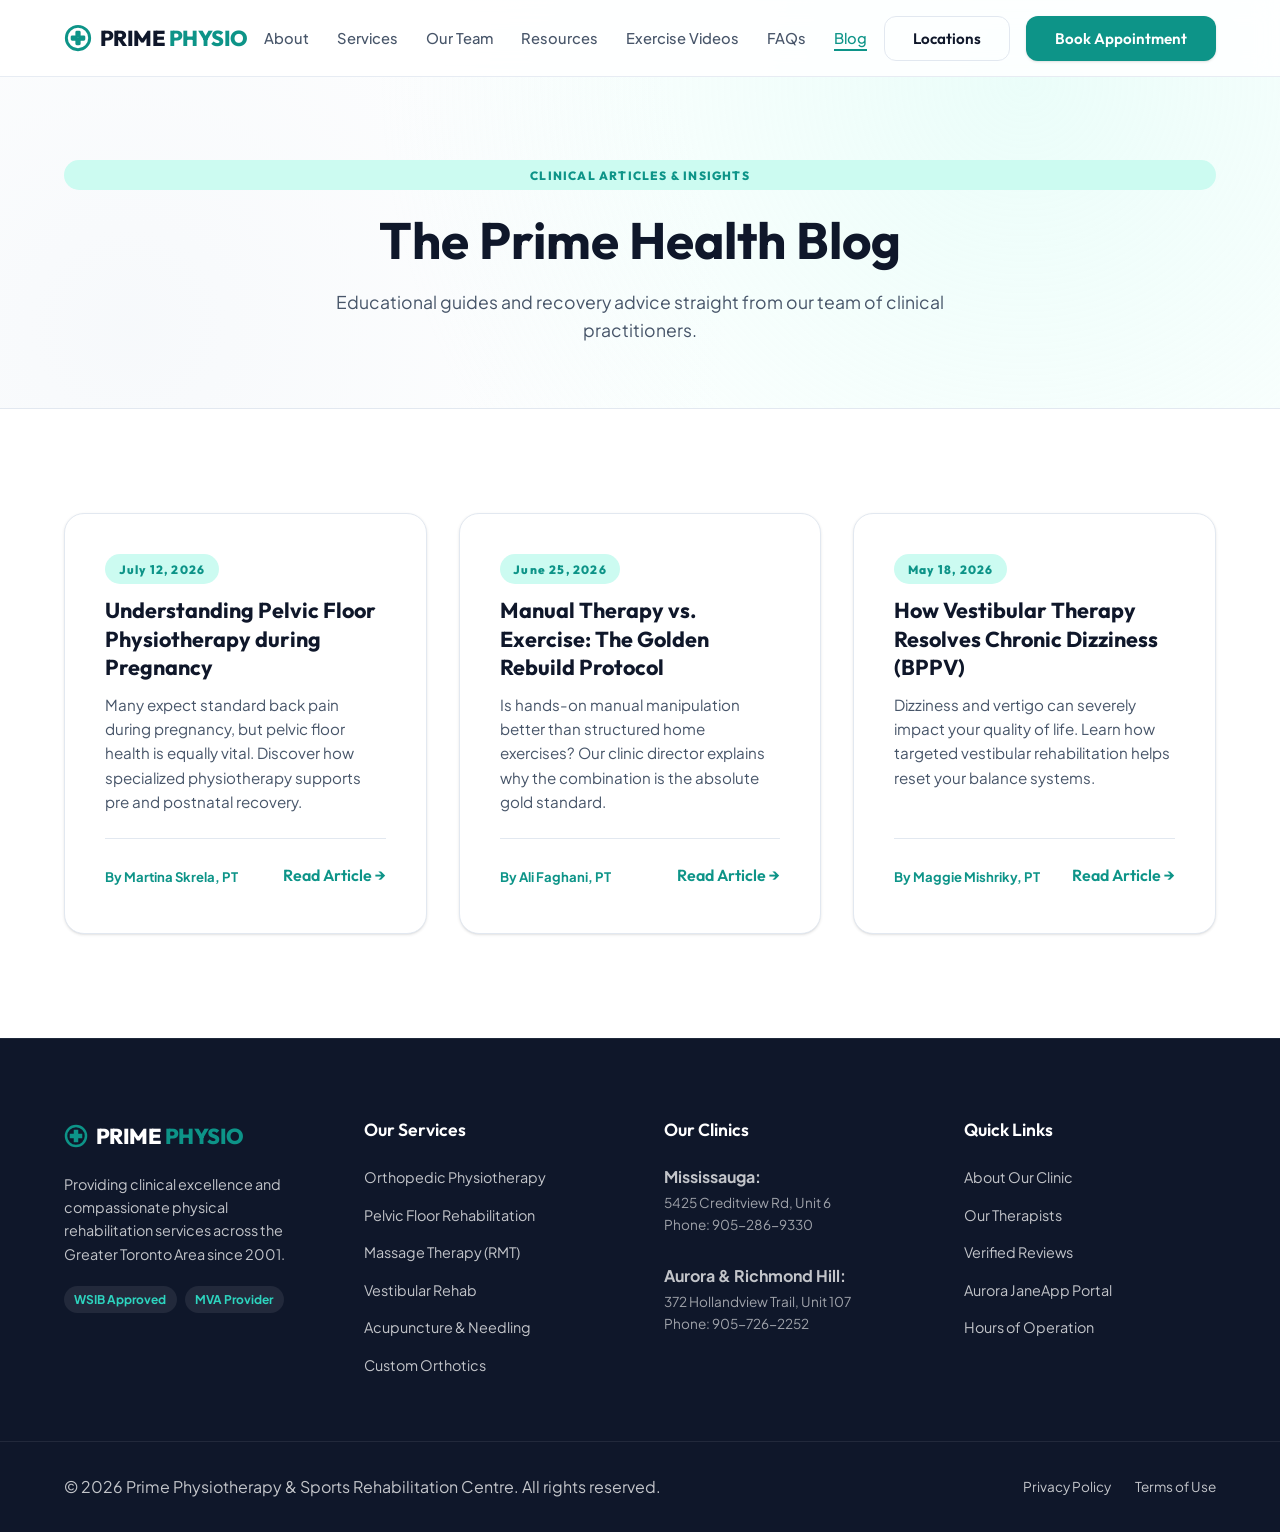
<file: new-blog.html>
<!DOCTYPE html>
<html lang="en">
<head>
  <meta charset="UTF-8">
  <meta name="viewport" content="width=device-width, initial-scale=1.0">
  <title>Clinical Blog | Prime Physiotherapy</title>
  
  <meta name="description" content="Read expert rehabilitation articles, pelvic floor advice, manual therapy explanations, and recovery insights from Prime Physiotherapy clinicians.">
  <meta name="keywords" content="physiotherapy blog, pelvic floor advice, manual therapy vs exercise, vestibular therapy tips">
  
  <!-- Fonts -->
  <link rel="preconnect" href="https://fonts.googleapis.com">
  <link rel="preconnect" href="https://fonts.gstatic.com" crossorigin>
  <link href="https://fonts.googleapis.com/css2?family=Outfit:wght@400;500;600;700;800&family=Plus+Jakarta+Sans:wght@400;500;600;700&display=swap" rel="stylesheet">
  
  <!-- Custom Styles -->
  <link rel="stylesheet" href="styles.css">
</head>
<body>

  <!-- Sticky Header -->
  <header class="main-header" id="header">
    <div class="container header-container">
      <a href="index.html" class="logo">
        <span class="logo-icon">
          <svg viewBox="0 0 24 24" width="28" height="28" fill="none" stroke="currentColor" stroke-width="2.5" stroke-linecap="round" stroke-linejoin="round">
            <path d="M12 2C6.48 2 2 6.48 2 12s4.48 10 10 10 10-4.48 10-10S17.52 2 12 2zm1 15h-2v-4H7v-2h4V7h2v4h4v2h-4v4z"/>
          </svg>
        </span>
        <span class="logo-text">PRIME <span class="accent-text">PHYSIO</span></span>
      </a>
      
      <nav class="desktop-nav">
        <ul>
          <li><a href="index.html#about" class="nav-link">About</a></li>
          <li><a href="index.html#services" class="nav-link">Services</a></li>
          <li><a href="index.html#team" class="nav-link">Our Team</a></li>
          <li><a href="resources.html" class="nav-link">Resources</a></li>
          <li><a href="exercise-videos.html" class="nav-link">Exercise Videos</a></li>
          <li><a href="faqs.html" class="nav-link">FAQs</a></li>
          <li><a href="new-blog.html" class="nav-link active">Blog</a></li>
        </ul>
      </nav>

      <div class="header-actions">
        <button class="btn btn-outline nav-location-btn" onclick="window.location.href='index.html#locations'">Locations</button>
        <button class="btn btn-primary open-booking-btn">Book Appointment</button>
        <button class="mobile-menu-toggle" id="menuToggle" aria-label="Toggle Navigation Menu">
          <span class="hamburger-bar"></span>
          <span class="hamburger-bar"></span>
          <span class="hamburger-bar"></span>
        </button>
      </div>
    </div>
  </header>

  <!-- Mobile Drawer Menu -->
  <div class="mobile-drawer" id="mobileDrawer">
    <nav class="mobile-nav">
      <ul>
        <li><a href="index.html#about" class="mobile-nav-link">About Us</a></li>
        <li><a href="index.html#services" class="mobile-nav-link">Our Services</a></li>
        <li><a href="index.html#team" class="mobile-nav-link">Our Specialists</a></li>
        <li><a href="resources.html" class="mobile-nav-link">Resources</a></li>
        <li><a href="exercise-videos.html" class="mobile-nav-link">Exercise Videos</a></li>
        <li><a href="faqs.html" class="mobile-nav-link">FAQs</a></li>
        <li><a href="new-blog.html" class="mobile-nav-link">Blog</a></li>
      </ul>
      <button class="btn btn-primary w-full open-booking-btn">Book Appointment</button>
    </nav>
  </div>

  <!-- Inner Page Banner -->
  <section class="page-banner">
    <div class="container text-center">
      <div class="badge-tag">CLINICAL ARTICLES & INSIGHTS</div>
      <h1>The Prime Health Blog</h1>
      <p class="banner-subtext">Educational guides and recovery advice straight from our team of clinical practitioners.</p>
    </div>
  </section>

  <!-- Blog Grid Section -->
  <section class="blog-section section-padding">
    <div class="container">
      <div class="blog-grid grid grid-3" id="blogGrid">
        <!-- Rendered by app.js from data.json -->
      </div>
    </div>
  </section>

  <!-- Article Reader Modal -->
  <div class="modal-backdrop" id="blogModal">
    <div class="modal-card" style="max-width: 760px;">
      <button class="modal-close-btn" id="closeBlogModalBtn" aria-label="Close article modal">×</button>
      <div class="modal-header text-left" style="margin-bottom: 1.5rem;">
        <span class="badge-tag" id="articleDate">July 12, 2026</span>
        <h2 id="articleTitle" style="font-size: 2rem; margin-top: 0.5rem; margin-bottom: 0.5rem;">Article Title</h2>
        <span class="team-role" id="articleAuthor" style="margin-bottom: 0;">Written by Practitioner</span>
      </div>
      <div class="modal-body" id="articleBody" style="line-height: 1.7; font-size: 1.05rem; color: var(--color-primary-light);">
        <!-- Filled dynamically -->
      </div>
      <div style="margin-top: 2rem; padding-top: 1.5rem; border-top: 1px solid var(--color-border); display: flex; justify-content: space-between; align-items: center;">
        <button class="btn btn-outline" id="finishReadBtn">Close Article</button>
        <button class="btn btn-primary open-booking-btn">Book Treatment Session</button>
      </div>
    </div>
  </div>

  <!-- Interactive Booking Selector Modal -->
  <div class="modal-backdrop" id="bookingModal">
    <div class="modal-card">
      <button class="modal-close-btn" id="closeModalBtn" aria-label="Close booking modal">×</button>
      <div class="modal-header">
        <h2>Schedule an Appointment</h2>
        <p>Please select your desired location to proceed with booking.</p>
      </div>
      <div class="modal-body" id="modalStep1">
        <div class="location-select-grid">
          <div class="location-box-option" id="optionAurora">
            <div class="location-badge-online">JaneApp Online</div>
            <h3>Aurora Location</h3>
            <p>372 Hollandview Trail, Aurora</p>
            <span class="location-box-subtext">Book online instantly. Best for Richmond Hill & Aurora patients.</span>
            <a href="https://auroraprime.janeapp.com/" target="_blank" rel="noopener" class="btn btn-primary w-full text-center location-go-btn" style="margin-top: 1.5rem;">Book Online via JaneApp</a>
          </div>
          <div class="location-box-option" id="optionMississauga">
            <div class="location-badge-call">By Phone / Form</div>
            <h3>Mississauga Location</h3>
            <p>5425 Creditview Rd, Mississauga</p>
            <span class="location-box-subtext">Submit a call-back booking request, or call us directly at 905-286-9330.</span>
            <button class="btn btn-secondary w-full location-go-btn" id="proceedMississaugaForm" style="margin-top: 1.5rem;">Request Call Back</button>
          </div>
        </div>
      </div>
      <div class="modal-body hidden" id="modalStep2">
        <form id="mississaugaBookingForm" class="booking-form">
          <div class="form-row grid grid-2">
            <div class="form-group">
              <label for="bookingName">Full Name *</label>
              <input type="text" id="bookingName" required placeholder="John Doe">
            </div>
            <div class="form-group">
              <label for="bookingPhone">Phone Number *</label>
              <input type="tel" id="bookingPhone" required placeholder="(905) 555-0199">
            </div>
          </div>
          <div class="form-row grid grid-2">
            <div class="form-group">
              <label for="bookingEmail">Email Address</label>
              <input type="email" id="bookingEmail" placeholder="john@example.com">
            </div>
            <div class="form-group">
              <label for="bookingService">Requested Service *</label>
              <select id="bookingService" required>
                <option value="" disabled selected>Select a Service</option>
                <option value="physio">Physiotherapy & Sports Rehab</option>
                <option value="pelvic">Pelvic Floor Rehabilitation</option>
                <option value="massage">Registered Massage Therapy (RMT)</option>
                <option value="acupuncture">Acupuncture & Dry Needling</option>
                <option value="vestibular">Vestibular / Concussion Rehab</option>
                <option value="orthotics">Custom Orthotics / Bracing</option>
              </select>
            </div>
          </div>
          <div class="form-group">
            <label for="bookingNotes">Preferred Day/Time & Additional Notes</label>
            <textarea id="bookingNotes" rows="3" placeholder="e.g., Tuesday mornings, shoulder recovery, doctor referral info, etc."></textarea>
          </div>
          <div class="modal-form-actions">
            <button type="button" class="btn btn-outline" id="backToStep1">← Back</button>
            <button type="submit" class="btn btn-primary">Submit Booking Request</button>
          </div>
        </form>
      </div>
      <div class="modal-body hidden text-center" id="modalStep3">
        <div class="success-icon">✓</div>
        <h3>Booking Request Received</h3>
        <p class="success-message">
          Thank you! Your inquiry has been submitted. The Prime Physiotherapy Mississauga front desk team will contact you at your provided number to finalize your appointment time.
        </p>
        <p class="success-callout">
          Need immediate booking? Call us directly: <br>
          <strong><a href="tel:9052869330">905-286-9330</a></strong>
        </p>
        <button class="btn btn-primary" id="finishBookingBtn" style="margin-top: 1.5rem;">Done</button>
      </div>
    </div>
  </div>

  <!-- Footer -->
  <footer class="main-footer">
    <div class="container footer-grid grid grid-4">
      <div class="footer-col brand-col">
        <a href="index.html" class="logo footer-logo">
          <span class="logo-icon">
            <svg viewBox="0 0 24 24" width="24" height="24" fill="none" stroke="currentColor" stroke-width="2.5">
              <path d="M12 2C6.48 2 2 6.48 2 12s4.48 10 10 10 10-4.48 10-10S17.52 2 12 2zm1 15h-2v-4H7v-2h4V7h2v4h4v2h-4v4z"/>
            </svg>
          </span>
          <span class="logo-text">PRIME <span class="accent-text">PHYSIO</span></span>
        </a>
        <p class="footer-desc">
          Providing clinical excellence and compassionate physical rehabilitation services across the Greater Toronto Area since 2001.
        </p>
        <div class="accreditation-badges">
          <span class="acc-badge">WSIB Approved</span>
          <span class="acc-badge">MVA Provider</span>
        </div>
      </div>

      <div class="footer-col">
        <h4>Our Services</h4>
        <ul class="footer-links">
          <li><a href="index.html#services">Orthopedic Physiotherapy</a></li>
          <li><a href="index.html#services">Pelvic Floor Rehabilitation</a></li>
          <li><a href="index.html#services">Massage Therapy (RMT)</a></li>
          <li><a href="index.html#services">Vestibular Rehab</a></li>
          <li><a href="index.html#services">Acupuncture & Needling</a></li>
          <li><a href="index.html#services">Custom Orthotics</a></li>
        </ul>
      </div>

      <div class="footer-col">
        <h4>Our Clinics</h4>
        <ul class="footer-links">
          <li>
            <strong>Mississauga:</strong>
            <p>5425 Creditview Rd, Unit 6<br>Phone: 905-286-9330</p>
          </li>
          <li style="margin-top: 1rem;">
            <strong>Aurora & Richmond Hill:</strong>
            <p>372 Hollandview Trail, Unit 107<br>Phone: 905-726-2252</p>
          </li>
        </ul>
      </div>

      <div class="footer-col">
        <h4>Quick Links</h4>
        <ul class="footer-links">
          <li><a href="index.html#about">About Our Clinic</a></li>
          <li><a href="index.html#team">Our Therapists</a></li>
          <li><a href="index.html#reviews">Verified Reviews</a></li>
          <li><a href="https://auroraprime.janeapp.com/" target="_blank" rel="noopener">Aurora JaneApp Portal</a></li>
          <li><a href="index.html#locations">Hours of Operation</a></li>
        </ul>
      </div>
    </div>

    <div class="footer-bottom">
      <div class="container footer-bottom-container">
        <p>&copy; 2026 Prime Physiotherapy & Sports Rehabilitation Centre. All rights reserved.</p>
        <div class="footer-meta-links">
          <a href="#">Privacy Policy</a>
          <a href="#">Terms of Use</a>
        </div>
      </div>
    </div>
  </footer>

  <!-- App JavaScript -->
  <script src="app.js"></script>
</body>
</html>
</file>
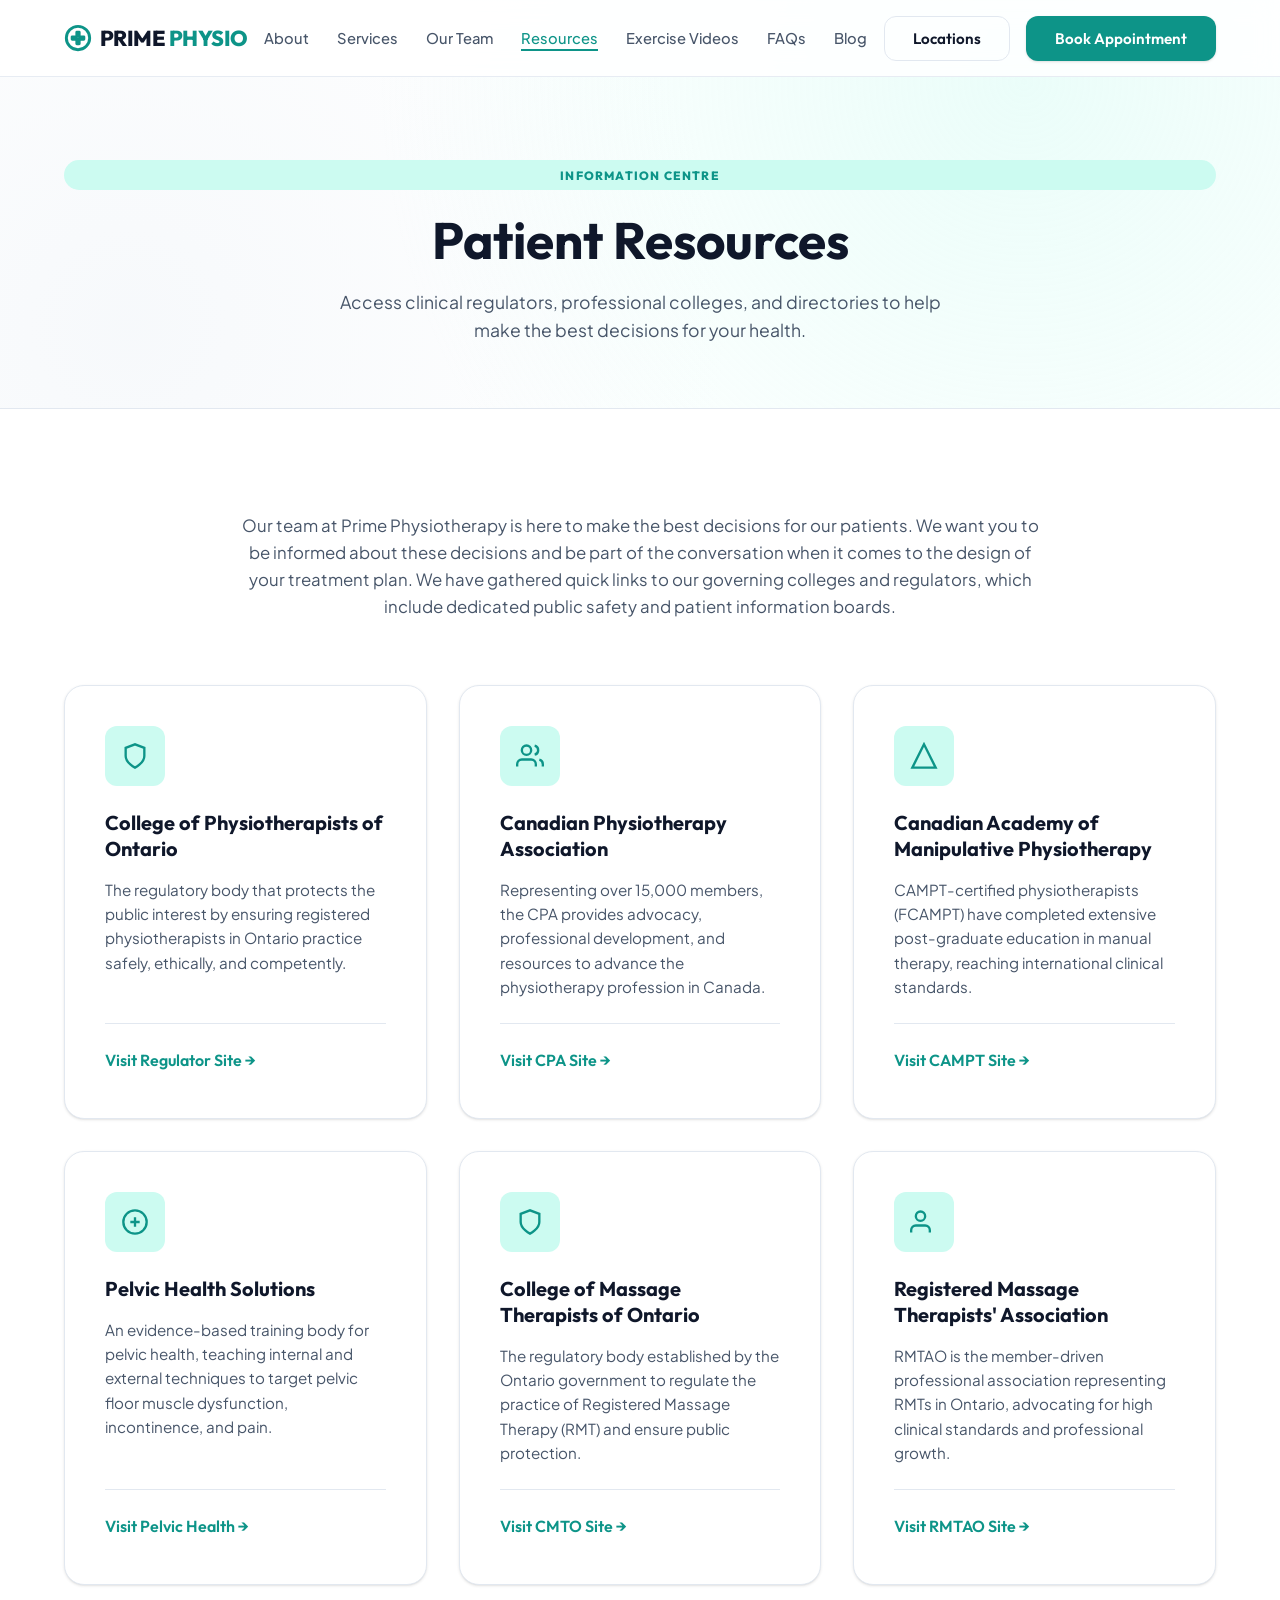
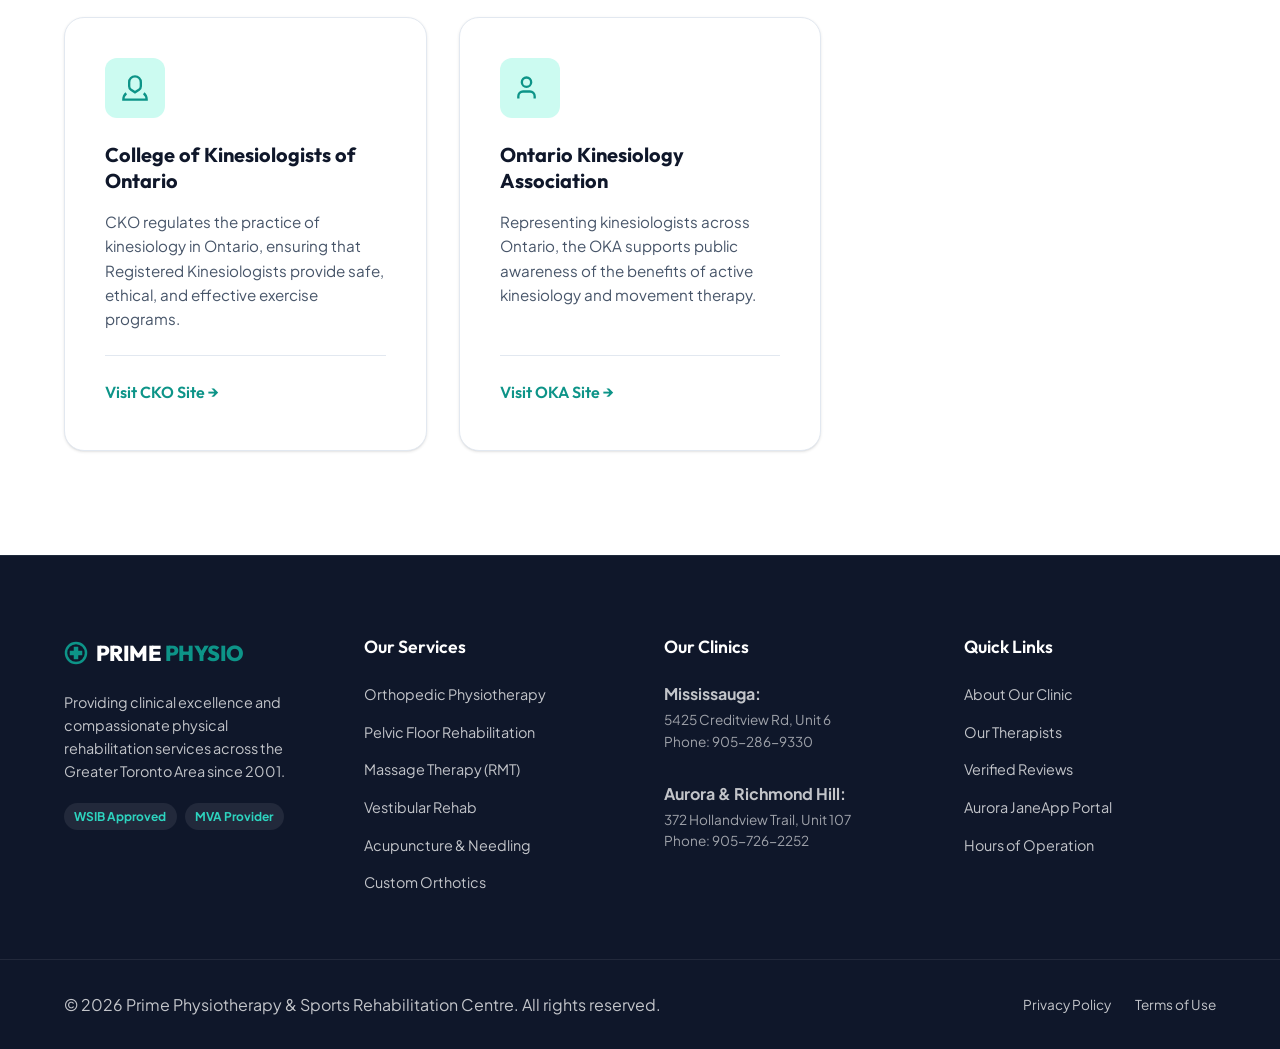
<file: resources.html>
<!DOCTYPE html>
<html lang="en">
<head>
  <meta charset="UTF-8">
  <meta name="viewport" content="width=device-width, initial-scale=1.0">
  <title>Resources | Prime Physiotherapy & Sports Rehabilitation Centre</title>
  
  <meta name="description" content="Helpful resources, professional regulators, and links to official clinical bodies for physiotherapy, massage therapy, and kinesiology in Ontario.">
  <meta name="keywords" content="physiotherapy regulations, college of physiotherapists of ontario, massage therapy regulation, pelvic health resources">
  
  <!-- Fonts -->
  <link rel="preconnect" href="https://fonts.googleapis.com">
  <link rel="preconnect" href="https://fonts.gstatic.com" crossorigin>
  <link href="https://fonts.googleapis.com/css2?family=Outfit:wght@400;500;600;700;800&family=Plus+Jakarta+Sans:wght@400;500;600;700&display=swap" rel="stylesheet">
  
  <!-- Custom Styles -->
  <link rel="stylesheet" href="styles.css">
</head>
<body>

  <!-- Sticky Header -->
  <header class="main-header" id="header">
    <div class="container header-container">
      <a href="index.html" class="logo">
        <span class="logo-icon">
          <svg viewBox="0 0 24 24" width="28" height="28" fill="none" stroke="currentColor" stroke-width="2.5" stroke-linecap="round" stroke-linejoin="round">
            <path d="M12 2C6.48 2 2 6.48 2 12s4.48 10 10 10 10-4.48 10-10S17.52 2 12 2zm1 15h-2v-4H7v-2h4V7h2v4h4v2h-4v4z"/>
          </svg>
        </span>
        <span class="logo-text">PRIME <span class="accent-text">PHYSIO</span></span>
      </a>
      
      <nav class="desktop-nav">
        <ul>
          <li><a href="index.html#about" class="nav-link">About</a></li>
          <li><a href="index.html#services" class="nav-link">Services</a></li>
          <li><a href="index.html#team" class="nav-link">Our Team</a></li>
          <li><a href="resources.html" class="nav-link active">Resources</a></li>
          <li><a href="exercise-videos.html" class="nav-link">Exercise Videos</a></li>
          <li><a href="faqs.html" class="nav-link">FAQs</a></li>
          <li><a href="new-blog.html" class="nav-link">Blog</a></li>
        </ul>
      </nav>

      <div class="header-actions">
        <button class="btn btn-outline nav-location-btn" onclick="window.location.href='index.html#locations'">Locations</button>
        <button class="btn btn-primary open-booking-btn">Book Appointment</button>
        <button class="mobile-menu-toggle" id="menuToggle" aria-label="Toggle Navigation Menu">
          <span class="hamburger-bar"></span>
          <span class="hamburger-bar"></span>
          <span class="hamburger-bar"></span>
        </button>
      </div>
    </div>
  </header>

  <!-- Mobile Drawer Menu -->
  <div class="mobile-drawer" id="mobileDrawer">
    <nav class="mobile-nav">
      <ul>
        <li><a href="index.html#about" class="mobile-nav-link">About Us</a></li>
        <li><a href="index.html#services" class="mobile-nav-link">Our Services</a></li>
        <li><a href="index.html#team" class="mobile-nav-link">Our Specialists</a></li>
        <li><a href="resources.html" class="mobile-nav-link">Resources</a></li>
        <li><a href="exercise-videos.html" class="mobile-nav-link">Exercise Videos</a></li>
        <li><a href="faqs.html" class="mobile-nav-link">FAQs</a></li>
        <li><a href="new-blog.html" class="mobile-nav-link">Blog</a></li>
      </ul>
      <button class="btn btn-primary w-full open-booking-btn">Book Appointment</button>
    </nav>
  </div>

  <!-- Inner Page Banner -->
  <section class="page-banner">
    <div class="container text-center">
      <div class="badge-tag">INFORMATION CENTRE</div>
      <h1>Patient Resources</h1>
      <p class="banner-subtext">Access clinical regulators, professional colleges, and directories to help make the best decisions for your health.</p>
    </div>
  </section>

  <!-- Resources Grid -->
  <section class="resources-section section-padding">
    <div class="container">
      <div class="intro-box text-center" style="max-width: 800px; margin: 0 auto 4rem auto;">
        <p class="about-p">
          Our team at Prime Physiotherapy is here to make the best decisions for our patients. We want you to be informed about these decisions and be part of the conversation when it comes to the design of your treatment plan. We have gathered quick links to our governing colleges and regulators, which include dedicated public safety and patient information boards.
        </p>
      </div>

      <div class="resources-grid grid grid-3">
        <!-- Resource 1 -->
        <div class="service-card">
          <div class="service-icon-wrapper">
            <svg viewBox="0 0 24 24" width="28" height="28" fill="none" stroke="currentColor" stroke-width="2">
              <path d="M12 22s8-4 8-10V5l-8-3-8 3v7c0 6 8 10 8 10z"/>
            </svg>
          </div>
          <h3>College of Physiotherapists of Ontario</h3>
          <p>The regulatory body that protects the public interest by ensuring registered physiotherapists in Ontario practice safely, ethically, and competently.</p>
          <div class="service-card-footer">
            <a href="https://www.collegept.org/" target="_blank" rel="noopener" class="btn-text">Visit Regulator Site →</a>
          </div>
        </div>

        <!-- Resource 2 -->
        <div class="service-card">
          <div class="service-icon-wrapper">
            <svg viewBox="0 0 24 24" width="28" height="28" fill="none" stroke="currentColor" stroke-width="2">
              <path d="M17 21v-2a4 4 0 0 0-4-4H5a4 4 0 0 0-4 4v2"/>
              <circle cx="9" cy="7" r="4"/>
              <path d="M23 21v-2a4 4 0 0 0-3-3.87"/>
              <path d="M16 3.13a4 4 0 0 1 0 7.75"/>
            </svg>
          </div>
          <h3>Canadian Physiotherapy Association</h3>
          <p>Representing over 15,000 members, the CPA provides advocacy, professional development, and resources to advance the physiotherapy profession in Canada.</p>
          <div class="service-card-footer">
            <a href="https://physiotherapy.ca/" target="_blank" rel="noopener" class="btn-text">Visit CPA Site →</a>
          </div>
        </div>

        <!-- Resource 3 -->
        <div class="service-card">
          <div class="service-icon-wrapper">
            <svg viewBox="0 0 24 24" width="28" height="28" fill="none" stroke="currentColor" stroke-width="2">
              <polygon points="12 2 2 22 22 22"/>
            </svg>
          </div>
          <h3>Canadian Academy of Manipulative Physiotherapy</h3>
          <p>CAMPT-certified physiotherapists (FCAMPT) have completed extensive post-graduate education in manual therapy, reaching international clinical standards.</p>
          <div class="service-card-footer">
            <a href="https://manupphysio.ca/" target="_blank" rel="noopener" class="btn-text">Visit CAMPT Site →</a>
          </div>
        </div>

        <!-- Resource 4 -->
        <div class="service-card">
          <div class="service-icon-wrapper">
            <svg viewBox="0 0 24 24" width="28" height="28" fill="none" stroke="currentColor" stroke-width="2">
              <circle cx="12" cy="12" r="10"/>
              <path d="M8 12h8M12 8v8"/>
            </svg>
          </div>
          <h3>Pelvic Health Solutions</h3>
          <p>An evidence-based training body for pelvic health, teaching internal and external techniques to target pelvic floor muscle dysfunction, incontinence, and pain.</p>
          <div class="service-card-footer">
            <a href="https://pelvichealthsolutions.ca/" target="_blank" rel="noopener" class="btn-text">Visit Pelvic Health →</a>
          </div>
        </div>

        <!-- Resource 5 -->
        <div class="service-card">
          <div class="service-icon-wrapper">
            <svg viewBox="0 0 24 24" width="28" height="28" fill="none" stroke="currentColor" stroke-width="2">
              <path d="M12 22s8-4 8-10V5l-8-3-8 3v7c0 6 8 10 8 10z"/>
            </svg>
          </div>
          <h3>College of Massage Therapists of Ontario</h3>
          <p>The regulatory body established by the Ontario government to regulate the practice of Registered Massage Therapy (RMT) and ensure public protection.</p>
          <div class="service-card-footer">
            <a href="https://www.cmto.com/" target="_blank" rel="noopener" class="btn-text">Visit CMTO Site →</a>
          </div>
        </div>

        <!-- Resource 6 -->
        <div class="service-card">
          <div class="service-icon-wrapper">
            <svg viewBox="0 0 24 24" width="28" height="28" fill="none" stroke="currentColor" stroke-width="2">
              <path d="M17 21v-2a4 4 0 0 0-4-4H5a4 4 0 0 0-4 4v2"/>
              <circle cx="9" cy="7" r="4"/>
            </svg>
          </div>
          <h3>Registered Massage Therapists' Association</h3>
          <p>RMTAO is the member-driven professional association representing RMTs in Ontario, advocating for high clinical standards and professional growth.</p>
          <div class="service-card-footer">
            <a href="https://www.rmtao.com/" target="_blank" rel="noopener" class="btn-text">Visit RMTAO Site →</a>
          </div>
        </div>

        <!-- Resource 7 -->
        <div class="service-card">
          <div class="service-icon-wrapper">
            <svg viewBox="0 0 24 24" width="28" height="28" fill="none" stroke="currentColor" stroke-width="2">
              <path d="M4.5 16.5c-1.5 1.26-2.5 3.19-2.5 5.5h20c0-2.31-1-4.24-2.5-5.5"/>
              <path d="M12 2a5 5 0 0 0-5 5v3.5c0 1.2.6 2.3 1.6 3l3.4 2.2 3.4-2.2c1-.7 1.6-1.8 1.6-3V7a5 5 0 0 0-5-5z"/>
            </svg>
          </div>
          <h3>College of Kinesiologists of Ontario</h3>
          <p>CKO regulates the practice of kinesiology in Ontario, ensuring that Registered Kinesiologists provide safe, ethical, and effective exercise programs.</p>
          <div class="service-card-footer">
            <a href="https://www.coko.ca/" target="_blank" rel="noopener" class="btn-text">Visit CKO Site →</a>
          </div>
        </div>

        <!-- Resource 8 -->
        <div class="service-card">
          <div class="service-icon-wrapper">
            <svg viewBox="0 0 24 24" width="28" height="28" fill="none" stroke="currentColor" stroke-width="2">
              <path d="M16 21v-2a4 4 0 0 0-4-4H6a4 4 0 0 0-4 4v2"/>
              <circle cx="9" cy="7" r="4"/>
            </svg>
          </div>
          <h3>Ontario Kinesiology Association</h3>
          <p>Representing kinesiologists across Ontario, the OKA supports public awareness of the benefits of active kinesiology and movement therapy.</p>
          <div class="service-card-footer">
            <a href="https://www.oka.on.ca/" target="_blank" rel="noopener" class="btn-text">Visit OKA Site →</a>
          </div>
        </div>
      </div>
    </div>
  </section>

  <!-- Interactive Booking Selector Modal -->
  <div class="modal-backdrop" id="bookingModal">
    <div class="modal-card">
      <button class="modal-close-btn" id="closeModalBtn" aria-label="Close booking modal">×</button>
      <div class="modal-header">
        <h2>Schedule an Appointment</h2>
        <p>Please select your desired location to proceed with booking.</p>
      </div>
      <div class="modal-body" id="modalStep1">
        <div class="location-select-grid">
          <div class="location-box-option" id="optionAurora">
            <div class="location-badge-online">JaneApp Online</div>
            <h3>Aurora Location</h3>
            <p>372 Hollandview Trail, Aurora</p>
            <span class="location-box-subtext">Book online instantly. Best for Richmond Hill & Aurora patients.</span>
            <a href="https://auroraprime.janeapp.com/" target="_blank" rel="noopener" class="btn btn-primary w-full text-center location-go-btn" style="margin-top: 1.5rem;">Book Online via JaneApp</a>
          </div>
          <div class="location-box-option" id="optionMississauga">
            <div class="location-badge-call">By Phone / Form</div>
            <h3>Mississauga Location</h3>
            <p>5425 Creditview Rd, Mississauga</p>
            <span class="location-box-subtext">Submit a call-back booking request, or call us directly at 905-286-9330.</span>
            <button class="btn btn-secondary w-full location-go-btn" id="proceedMississaugaForm" style="margin-top: 1.5rem;">Request Call Back</button>
          </div>
        </div>
      </div>
      <div class="modal-body hidden" id="modalStep2">
        <form id="mississaugaBookingForm" class="booking-form">
          <div class="form-row grid grid-2">
            <div class="form-group">
              <label for="bookingName">Full Name *</label>
              <input type="text" id="bookingName" required placeholder="John Doe">
            </div>
            <div class="form-group">
              <label for="bookingPhone">Phone Number *</label>
              <input type="tel" id="bookingPhone" required placeholder="(905) 555-0199">
            </div>
          </div>
          <div class="form-row grid grid-2">
            <div class="form-group">
              <label for="bookingEmail">Email Address</label>
              <input type="email" id="bookingEmail" placeholder="john@example.com">
            </div>
            <div class="form-group">
              <label for="bookingService">Requested Service *</label>
              <select id="bookingService" required>
                <option value="" disabled selected>Select a Service</option>
                <option value="physio">Physiotherapy & Sports Rehab</option>
                <option value="pelvic">Pelvic Floor Rehabilitation</option>
                <option value="massage">Registered Massage Therapy (RMT)</option>
                <option value="acupuncture">Acupuncture & Dry Needling</option>
                <option value="vestibular">Vestibular / Concussion Rehab</option>
                <option value="orthotics">Custom Orthotics / Bracing</option>
              </select>
            </div>
          </div>
          <div class="form-group">
            <label for="bookingNotes">Preferred Day/Time & Additional Notes</label>
            <textarea id="bookingNotes" rows="3" placeholder="e.g., Tuesday mornings, shoulder recovery, doctor referral info, etc."></textarea>
          </div>
          <div class="modal-form-actions">
            <button type="button" class="btn btn-outline" id="backToStep1">← Back</button>
            <button type="submit" class="btn btn-primary">Submit Booking Request</button>
          </div>
        </form>
      </div>
      <div class="modal-body hidden text-center" id="modalStep3">
        <div class="success-icon">✓</div>
        <h3>Booking Request Received</h3>
        <p class="success-message">
          Thank you! Your inquiry has been submitted. The Prime Physiotherapy Mississauga front desk team will contact you at your provided number to finalize your appointment time.
        </p>
        <p class="success-callout">
          Need immediate booking? Call us directly: <br>
          <strong><a href="tel:9052869330">905-286-9330</a></strong>
        </p>
        <button class="btn btn-primary" id="finishBookingBtn" style="margin-top: 1.5rem;">Done</button>
      </div>
    </div>
  </div>

  <!-- Footer -->
  <footer class="main-footer">
    <div class="container footer-grid grid grid-4">
      <div class="footer-col brand-col">
        <a href="index.html" class="logo footer-logo">
          <span class="logo-icon">
            <svg viewBox="0 0 24 24" width="24" height="24" fill="none" stroke="currentColor" stroke-width="2.5">
              <path d="M12 2C6.48 2 2 6.48 2 12s4.48 10 10 10 10-4.48 10-10S17.52 2 12 2zm1 15h-2v-4H7v-2h4V7h2v4h4v2h-4v4z"/>
            </svg>
          </span>
          <span class="logo-text">PRIME <span class="accent-text">PHYSIO</span></span>
        </a>
        <p class="footer-desc">
          Providing clinical excellence and compassionate physical rehabilitation services across the Greater Toronto Area since 2001.
        </p>
        <div class="accreditation-badges">
          <span class="acc-badge">WSIB Approved</span>
          <span class="acc-badge">MVA Provider</span>
        </div>
      </div>

      <div class="footer-col">
        <h4>Our Services</h4>
        <ul class="footer-links">
          <li><a href="index.html#services">Orthopedic Physiotherapy</a></li>
          <li><a href="index.html#services">Pelvic Floor Rehabilitation</a></li>
          <li><a href="index.html#services">Massage Therapy (RMT)</a></li>
          <li><a href="index.html#services">Vestibular Rehab</a></li>
          <li><a href="index.html#services">Acupuncture & Needling</a></li>
          <li><a href="index.html#services">Custom Orthotics</a></li>
        </ul>
      </div>

      <div class="footer-col">
        <h4>Our Clinics</h4>
        <ul class="footer-links">
          <li>
            <strong>Mississauga:</strong>
            <p>5425 Creditview Rd, Unit 6<br>Phone: 905-286-9330</p>
          </li>
          <li style="margin-top: 1rem;">
            <strong>Aurora & Richmond Hill:</strong>
            <p>372 Hollandview Trail, Unit 107<br>Phone: 905-726-2252</p>
          </li>
        </ul>
      </div>

      <div class="footer-col">
        <h4>Quick Links</h4>
        <ul class="footer-links">
          <li><a href="index.html#about">About Our Clinic</a></li>
          <li><a href="index.html#team">Our Therapists</a></li>
          <li><a href="index.html#reviews">Verified Reviews</a></li>
          <li><a href="https://auroraprime.janeapp.com/" target="_blank" rel="noopener">Aurora JaneApp Portal</a></li>
          <li><a href="index.html#locations">Hours of Operation</a></li>
        </ul>
      </div>
    </div>

    <div class="footer-bottom">
      <div class="container footer-bottom-container">
        <p>&copy; 2026 Prime Physiotherapy & Sports Rehabilitation Centre. All rights reserved.</p>
        <div class="footer-meta-links">
          <a href="#">Privacy Policy</a>
          <a href="#">Terms of Use</a>
        </div>
      </div>
    </div>
  </footer>

  <!-- App JavaScript -->
  <script src="app.js"></script>
</body>
</html>
</file>
<file: styles.css>
/* ==========================================
   PRIME PHYSIOTHERAPY MODERN STYLESHEET
   Author: Antigravity AI
   ========================================== */

/* --- Custom Variables & Tokens --- */
:root {
  --color-primary: #0f172a;       /* Deep slate/navy blue */
  --color-primary-light: #1e293b; /* Secondary slate */
  --color-accent: #0d9488;        /* Teal accent */
  --color-accent-hover: #0f766e;  /* Darker teal */
  --color-accent-light: #ccfbf1;  /* Soft light teal */
  --color-accent-glow: #2dd4bf;   /* Radiant mint/teal */
  
  --color-bg-light: #f8fafc;      /* Background light */
  --color-bg-white: #ffffff;      /* Pure white background */
  --color-border: #e2e8f0;        /* Cool grey borders */
  
  --color-text-dark: #0f172a;     /* Bold headers */
  --color-text-body: #475569;     /* Slate text for descriptions */
  --color-text-muted: #64748b;    /* Light grey support text */
  --color-text-white: #ffffff;    /* Absolute contrast text */
  
  /* Fonts */
  --font-headings: 'Outfit', sans-serif;
  --font-body: 'Plus Jakarta Sans', sans-serif;

  /* Shadows */
  --shadow-sm: 0 1px 3px 0 rgb(0 0 0 / 0.1), 0 1px 2px -1px rgb(0 0 0 / 0.1);
  --shadow-md: 0 4px 6px -1px rgb(0 0 0 / 0.08), 0 2px 4px -2px rgb(0 0 0 / 0.08);
  --shadow-lg: 0 10px 15px -3px rgb(0 0 0 / 0.08), 0 4px 6px -4px rgb(0 0 0 / 0.08);
  --shadow-xl: 0 20px 25px -5px rgb(0 0 0 / 0.1), 0 8px 10px -6px rgb(0 0 0 / 0.1);
  --shadow-glow: 0 10px 25px -5px rgba(13, 148, 136, 0.2);

  /* Borders & Radius */
  --radius-sm: 0.375rem;
  --radius-md: 0.75rem;
  --radius-lg: 1.25rem;
  --radius-full: 9999px;

  /* Animation Speeds */
  --transition-fast: 0.2s cubic-bezier(0.4, 0, 0.2, 1);
  --transition-normal: 0.35s cubic-bezier(0.4, 0, 0.2, 1);
  --transition-slow: 0.5s cubic-bezier(0.4, 0, 0.2, 1);
}

/* --- Base Resets & Global Styles --- */
*, *::before, *::after {
  box-sizing: border-box;
  margin: 0;
  padding: 0;
}

html {
  font-family: var(--font-body);
  color: var(--color-text-body);
  background-color: var(--color-bg-white);
  scroll-behavior: smooth;
  line-height: 1.6;
  -webkit-font-smoothing: antialiased;
}

body {
  overflow-x: hidden;
}

h1, h2, h3, h4, h5, h6 {
  font-family: var(--font-headings);
  color: var(--color-text-dark);
  font-weight: 700;
  line-height: 1.2;
}

p {
  font-size: 1rem;
}

a {
  color: inherit;
  text-decoration: none;
  transition: var(--transition-fast);
}

ul {
  list-style: none;
}

img {
  max-width: 100%;
  height: auto;
  display: block;
}

.container {
  width: 100%;
  max-width: 1200px;
  margin: 0 auto;
  padding: 0 1.5rem;
}

.grid {
  display: grid;
  gap: 2rem;
}

.grid-2 { grid-template-columns: 1fr; }
.grid-3 { grid-template-columns: 1fr; }
.grid-4 { grid-template-columns: 1fr; }
.grid-2-1 { grid-template-columns: 1fr; }

.section-padding {
  padding: 6.5rem 0;
}

.bg-light {
  background-color: var(--color-bg-light);
}

.w-full {
  width: 100%;
}

.text-center {
  text-align: center;
}

.hidden {
  display: none !important;
}

/* --- Navigation & Sticky Header --- */
.main-header {
  position: fixed;
  top: 0;
  left: 0;
  right: 0;
  z-index: 100;
  background-color: rgba(255, 255, 255, 0.85);
  backdrop-filter: blur(12px);
  -webkit-backdrop-filter: blur(12px);
  border-bottom: 1px solid rgba(226, 232, 240, 0.8);
  transition: var(--transition-fast);
}

.main-header.scrolled {
  background-color: rgba(255, 255, 255, 0.95);
  box-shadow: var(--shadow-md);
  padding: 0.5rem 0;
}

.header-container {
  display: flex;
  justify-content: space-between;
  align-items: center;
  height: 4.75rem;
}

.logo {
  display: flex;
  align-items: center;
  gap: 0.5rem;
}

.logo-icon {
  color: var(--color-accent);
  display: flex;
  align-items: center;
  justify-content: center;
  transition: transform var(--transition-fast);
}

.logo:hover .logo-icon {
  transform: rotate(15deg) scale(1.05);
}

.logo-text {
  font-family: var(--font-headings);
  font-size: 1.35rem;
  font-weight: 800;
  color: var(--color-primary);
  letter-spacing: -0.025em;
}

.logo-text .accent-text {
  color: var(--color-accent);
}

.desktop-nav ul {
  display: flex;
  gap: 1.75rem;
}

.nav-link {
  font-weight: 500;
  font-size: 0.92rem;
  position: relative;
  padding: 0.25rem 0;
}

.nav-link::after {
  content: '';
  position: absolute;
  bottom: 0;
  left: 0;
  width: 0;
  height: 2px;
  background-color: var(--color-accent);
  transition: var(--transition-fast);
}

.nav-link:hover, .nav-link.active {
  color: var(--color-accent);
}

.nav-link:hover::after, .nav-link.active::after {
  width: 100%;
}

.header-actions {
  display: flex;
  align-items: center;
  gap: 1rem;
}

/* --- Mobile Drawer Menu --- */
.mobile-menu-toggle {
  display: none;
  flex-direction: column;
  justify-content: space-between;
  width: 24px;
  height: 18px;
  background: none;
  border: none;
  cursor: pointer;
}

.hamburger-bar {
  width: 100%;
  height: 2px;
  background-color: var(--color-primary);
  transition: var(--transition-fast);
}

.mobile-menu-toggle.active .hamburger-bar:nth-child(1) {
  transform: translateY(8px) rotate(45deg);
}

.mobile-menu-toggle.active .hamburger-bar:nth-child(2) {
  opacity: 0;
}

.mobile-menu-toggle.active .hamburger-bar:nth-child(3) {
  transform: translateY(-8px) rotate(-45deg);
}

.mobile-drawer {
  position: fixed;
  top: 4.75rem;
  left: 0;
  right: 0;
  background-color: var(--color-bg-white);
  border-bottom: 1px solid var(--color-border);
  box-shadow: var(--shadow-lg);
  padding: 2rem 1.5rem;
  z-index: 99;
  transform: translateY(-120%);
  transition: transform var(--transition-normal);
}

.mobile-drawer.active {
  transform: translateY(0);
}

.mobile-nav ul {
  display: flex;
  flex-direction: column;
  gap: 1.25rem;
  margin-bottom: 2rem;
}

.mobile-nav-link {
  font-family: var(--font-headings);
  font-size: 1.15rem;
  font-weight: 600;
  display: block;
}

/* --- Buttons --- */
.btn {
  display: inline-flex;
  align-items: center;
  justify-content: center;
  padding: 0.75rem 1.75rem;
  font-family: var(--font-headings);
  font-size: 0.95rem;
  font-weight: 600;
  border-radius: var(--radius-md);
  border: 1px solid transparent;
  cursor: pointer;
  transition: var(--transition-fast);
}

.btn-primary {
  background-color: var(--color-accent);
  color: var(--color-text-white);
  box-shadow: var(--shadow-sm);
}

.btn-primary:hover {
  background-color: var(--color-accent-hover);
  box-shadow: var(--shadow-glow);
  transform: translateY(-1px);
}

.btn-secondary {
  background-color: var(--color-bg-light);
  color: var(--color-primary);
  border-color: var(--color-border);
}

.btn-secondary:hover {
  background-color: var(--color-border);
}

.btn-outline {
  background-color: transparent;
  border-color: var(--color-border);
  color: var(--color-primary);
}

.btn-outline:hover {
  background-color: var(--color-bg-light);
  border-color: var(--color-primary);
}

.btn-text {
  background: none;
  border: none;
  color: var(--color-accent);
  font-family: var(--font-headings);
  font-weight: 600;
  cursor: pointer;
  display: inline-flex;
  align-items: center;
  padding: 0.25rem 0;
  transition: var(--transition-fast);
}

.btn-text:hover {
  color: var(--color-accent-hover);
  transform: translateX(3px);
}

/* --- Subpage Inner Page Banner --- */
.page-banner {
  padding-top: 10rem;
  padding-bottom: 4rem;
  background: radial-gradient(circle at 80% 20%, rgba(204, 251, 241, 0.4) 0%, rgba(255, 255, 255, 0) 60%),
              radial-gradient(circle at 10% 80%, rgba(241, 245, 249, 0.6) 0%, rgba(255, 255, 255, 0) 50%);
  border-bottom: 1px solid var(--color-border);
}

.page-banner h1 {
  font-size: clamp(2.25rem, 4vw, 3.25rem);
  margin-top: 0.5rem;
  margin-bottom: 1rem;
}

.banner-subtext {
  font-size: 1.1rem;
  color: var(--color-text-body);
  max-width: 620px;
  margin: 0 auto;
}

/* --- Infinite Reviews Scrolling Marquee --- */
.marquee-section {
  background-color: var(--color-primary);
  padding: 1.25rem 0;
  overflow: hidden;
  position: relative;
  white-space: nowrap;
}

.marquee-wrapper {
  display: flex;
  overflow: hidden;
}

.marquee-content {
  display: flex;
  gap: 1.5rem;
  animation: marqueeScroll 35s linear infinite;
}

.marquee-section:hover .marquee-content {
  animation-play-state: paused;
}

.marquee-card {
  background-color: rgba(255, 255, 255, 0.08);
  border: 1px solid rgba(255, 255, 255, 0.12);
  border-radius: var(--radius-md);
  padding: 0.75rem 1.5rem;
  display: inline-flex;
  align-items: center;
  gap: 0.85rem;
  color: var(--color-text-white);
  font-size: 0.88rem;
}

.marquee-author {
  font-family: var(--font-headings);
  font-weight: 700;
  color: var(--color-accent-glow);
}

.marquee-stars {
  color: #fbbf24;
  font-size: 0.8rem;
}

@keyframes marqueeScroll {
  0% { transform: translateX(0); }
  100% { transform: translateX(-50%); }
}

/* --- Hero Section --- */
.hero-section {
  padding-top: 9rem;
  padding-bottom: 6rem;
  background: radial-gradient(circle at 80% 20%, rgba(204, 251, 241, 0.4) 0%, rgba(255, 255, 255, 0) 60%),
              radial-gradient(circle at 10% 80%, rgba(241, 245, 249, 0.6) 0%, rgba(255, 255, 255, 0) 50%);
}

.hero-content {
  display: flex;
  flex-direction: column;
  justify-content: center;
}

.badge-tag {
  align-self: flex-start;
  font-family: var(--font-headings);
  font-size: 0.75rem;
  font-weight: 800;
  letter-spacing: 0.1em;
  color: var(--color-accent);
  background-color: var(--color-accent-light);
  padding: 0.35rem 0.85rem;
  border-radius: var(--radius-full);
  margin-bottom: 1.25rem;
}

.hero-content h1 {
  font-size: clamp(2.25rem, 5vw, 3.5rem);
  color: var(--color-primary);
  letter-spacing: -0.03em;
  margin-bottom: 1.25rem;
}

.gradient-text {
  background: linear-gradient(135deg, var(--color-accent) 0%, #06b6d4 100%);
  -webkit-background-clip: text;
  -webkit-text-fill-color: transparent;
}

.hero-description {
  font-size: 1.1rem;
  color: var(--color-text-body);
  margin-bottom: 2rem;
  max-width: 520px;
}

.hero-ctas {
  display: flex;
  gap: 1rem;
  margin-bottom: 2.5rem;
}

.hero-features {
  display: flex;
  flex-direction: column;
  gap: 0.75rem;
}

.hero-feature-item {
  display: flex;
  align-items: center;
  gap: 0.75rem;
  font-size: 0.95rem;
  font-weight: 500;
  color: var(--color-primary-light);
}

.feature-icon {
  width: 20px;
  height: 20px;
  background-color: var(--color-accent-light);
  color: var(--color-accent);
  display: flex;
  align-items: center;
  justify-content: center;
  border-radius: var(--radius-full);
  font-weight: 800;
  font-size: 0.75rem;
}

.hero-visual {
  display: flex;
  align-items: center;
  justify-content: center;
}

.image-wrapper {
  position: relative;
  width: 100%;
  max-width: 500px;
}

.hero-img {
  width: 100%;
  border-radius: var(--radius-lg);
  box-shadow: var(--shadow-xl);
  border: 1px solid var(--color-border);
  transition: transform var(--transition-slow);
}

.image-wrapper:hover .hero-img {
  transform: scale(1.015);
}

.floating-badge {
  position: absolute;
  background-color: rgba(255, 255, 255, 0.9);
  backdrop-filter: blur(8px);
  border-radius: var(--radius-md);
  padding: 1rem;
  box-shadow: var(--shadow-lg);
  border: 1px solid rgba(226, 232, 240, 0.5);
  display: flex;
  flex-direction: column;
  animation: float 4s ease-in-out infinite;
}

.badge-top-left {
  top: -1.5rem;
  left: -1.5rem;
}

.badge-bottom-right {
  bottom: -1.5rem;
  right: -1.5rem;
  animation-delay: 2s;
}

.badge-number {
  font-family: var(--font-headings);
  font-size: 1.85rem;
  font-weight: 800;
  color: var(--color-accent);
  line-height: 1;
}

.badge-txt {
  font-size: 0.75rem;
  font-weight: 700;
  text-transform: uppercase;
  letter-spacing: 0.05em;
  color: var(--color-primary-light);
  margin-top: 0.25rem;
}

.badge-stars {
  color: #fbbf24;
  font-size: 1rem;
}

@keyframes float {
  0%, 100% { transform: translateY(0); }
  50% { transform: translateY(-8px); }
}

/* --- Credential Strip --- */
.credential-strip {
  background-color: var(--color-primary);
  color: var(--color-text-white);
  padding: 2rem 0;
}

.strip-grid {
  display: grid;
  grid-template-columns: repeat(auto-fit, minmax(220px, 1fr));
  gap: 1.5rem;
}

.strip-item {
  display: flex;
  align-items: center;
  gap: 1rem;
}

.strip-icon {
  color: var(--color-accent-glow);
  background-color: rgba(255, 255, 255, 0.08);
  padding: 0.75rem;
  border-radius: var(--radius-md);
  display: flex;
}

.strip-content h4 {
  color: var(--color-text-white);
  font-size: 0.95rem;
  font-weight: 600;
  margin-bottom: 0.15rem;
}

.strip-content p {
  color: rgba(255, 255, 255, 0.7);
  font-size: 0.85rem;
}

/* --- About & Philosophy Section --- */
.about-info {
  display: flex;
  flex-direction: column;
  justify-content: center;
}

.section-subtitle {
  font-family: var(--font-headings);
  font-size: 0.85rem;
  font-weight: 800;
  color: var(--color-accent);
  letter-spacing: 0.1em;
  text-transform: uppercase;
  margin-bottom: 0.75rem;
}

.section-title {
  font-size: clamp(1.75rem, 4vw, 2.5rem);
  letter-spacing: -0.02em;
  margin-bottom: 1.5rem;
}

.about-p {
  font-size: 1.05rem;
  margin-bottom: 1.5rem;
}

.about-metrics {
  display: flex;
  gap: 2rem;
  margin-top: 1rem;
}

.metric-card h3 {
  font-size: 2rem;
  color: var(--color-accent);
  line-height: 1.1;
}

.metric-card p {
  font-size: 0.85rem;
  font-weight: 600;
  color: var(--color-text-muted);
}

.philosophy-box {
  background-color: var(--color-bg-light);
  border-radius: var(--radius-lg);
  padding: 2.5rem;
  border: 1px solid var(--color-border);
  display: flex;
  align-items: center;
}

.philosophy-title {
  font-size: 1.35rem;
  margin-bottom: 1.5rem;
  position: relative;
  display: inline-block;
}

.philosophy-title::after {
  content: '';
  position: absolute;
  bottom: -4px;
  left: 0;
  width: 40px;
  height: 3px;
  background-color: var(--color-accent);
}

.philosophy-list {
  display: flex;
  flex-direction: column;
  gap: 1.5rem;
}

.philosophy-list li {
  display: flex;
  flex-direction: column;
}

.philosophy-list li strong {
  color: var(--color-primary);
  font-size: 1.05rem;
  font-weight: 600;
  margin-bottom: 0.25rem;
}

.philosophy-list li span {
  font-size: 0.95rem;
  color: var(--color-text-body);
}

/* --- Services Grid --- */
.section-center {
  display: flex;
  flex-direction: column;
  align-items: center;
  margin-bottom: 4rem;
}

.section-desc {
  max-width: 600px;
  margin-top: 0.5rem;
}

.service-card {
  background-color: var(--color-bg-white);
  border-radius: var(--radius-lg);
  padding: 2.5rem;
  border: 1px solid var(--color-border);
  box-shadow: var(--shadow-sm);
  display: flex;
  flex-direction: column;
  transition: transform var(--transition-normal), box-shadow var(--transition-normal);
}

.service-card:hover {
  transform: translateY(-4px);
  box-shadow: var(--shadow-lg);
  border-color: rgba(13, 148, 136, 0.3);
}

.service-icon-wrapper {
  color: var(--color-accent);
  background-color: var(--color-accent-light);
  width: 60px;
  height: 60px;
  border-radius: var(--radius-md);
  display: flex;
  align-items: center;
  justify-content: center;
  margin-bottom: 1.5rem;
}

.service-card h3 {
  font-size: 1.25rem;
  margin-bottom: 1rem;
  line-height: 1.3;
}

.service-card p {
  font-size: 0.95rem;
  color: var(--color-text-body);
  flex-grow: 1;
  margin-bottom: 1.5rem;
}

.service-card-footer {
  border-top: 1px solid var(--color-border);
  padding-top: 1.25rem;
}

/* --- Team Directory Section & Image/Initial Fallbacks --- */
.filter-controls {
  display: flex;
  justify-content: center;
  flex-wrap: wrap;
  gap: 0.75rem;
  margin-bottom: 3.5rem;
}

.filter-btn {
  background-color: var(--color-bg-light);
  border: 1px solid var(--color-border);
  color: var(--color-text-body);
  padding: 0.6rem 1.35rem;
  font-family: var(--font-headings);
  font-weight: 600;
  font-size: 0.9rem;
  border-radius: var(--radius-full);
  cursor: pointer;
  transition: var(--transition-fast);
}

.filter-btn:hover {
  background-color: var(--color-border);
  color: var(--color-primary);
}

.filter-btn.active {
  background-color: var(--color-primary);
  border-color: var(--color-primary);
  color: var(--color-text-white);
  box-shadow: var(--shadow-md);
}

.team-card {
  background-color: var(--color-bg-white);
  border-radius: var(--radius-lg);
  border: 1px solid var(--color-border);
  padding: 2rem;
  text-align: center;
  box-shadow: var(--shadow-sm);
  display: flex;
  flex-direction: column;
  transition: transform var(--transition-normal), opacity var(--transition-normal);
}

.team-card.hidden-filter {
  display: none;
}

.team-card:hover {
  transform: translateY(-3px);
  box-shadow: var(--shadow-md);
}

.team-avatar-wrapper {
  margin-bottom: 1.5rem;
  display: flex;
  justify-content: center;
}

.team-avatar {
  width: 90px;
  height: 90px;
  border-radius: var(--radius-full);
  display: flex;
  align-items: center;
  justify-content: center;
  font-family: var(--font-headings);
  font-size: 1.75rem;
  font-weight: 800;
  color: var(--color-text-white);
  box-shadow: var(--shadow-sm);
  overflow: hidden;
}

.team-avatar-img {
  width: 100%;
  height: 100%;
  object-fit: cover;
}

.pt-avatar {
  background: linear-gradient(135deg, var(--color-accent) 0%, #0891b2 100%);
}

.pelvic-avatar {
  background: linear-gradient(135deg, #a855f7 0%, #d946ef 100%);
}

.rmt-avatar {
  background: linear-gradient(135deg, #f97316 0%, #eab308 100%);
}

.admin-avatar {
  background: linear-gradient(135deg, #64748b 0%, #475569 100%);
}

.team-info h3 {
  font-size: 1.2rem;
  margin-bottom: 0.25rem;
}

.team-role {
  font-size: 0.85rem;
  font-weight: 700;
  text-transform: uppercase;
  letter-spacing: 0.05em;
  color: var(--color-accent);
  display: block;
  margin-bottom: 1rem;
}

.team-desc {
  font-size: 0.88rem;
  color: var(--color-text-body);
  line-height: 1.5;
  margin-bottom: 1.5rem;
  flex-grow: 1;
}

.team-tags {
  display: flex;
  justify-content: center;
  flex-wrap: wrap;
  gap: 0.35rem;
}

.team-tags .tag {
  background-color: var(--color-bg-light);
  border: 1px solid var(--color-border);
  border-radius: var(--radius-full);
  font-size: 0.75rem;
  font-weight: 600;
  padding: 0.2rem 0.6rem;
  color: var(--color-text-muted);
}

/* --- Google Reviews Grid --- */
.reviews-grid .review-card {
  background-color: var(--color-bg-white);
  border-radius: var(--radius-lg);
  padding: 2.25rem;
  border: 1px solid var(--color-border);
  box-shadow: var(--shadow-sm);
  display: flex;
  flex-direction: column;
  transition: transform var(--transition-normal), opacity var(--transition-normal);
}

.review-card.hidden-filter {
  display: none;
}

.review-card:hover {
  transform: translateY(-2px);
  box-shadow: var(--shadow-md);
}

.review-header {
  display: flex;
  align-items: center;
  margin-bottom: 1rem;
  position: relative;
}

.reviewer-badge {
  width: 44px;
  height: 44px;
  border-radius: var(--radius-full);
  background-color: #f1f5f9;
  color: var(--color-primary-light);
  display: flex;
  align-items: center;
  justify-content: center;
  font-family: var(--font-headings);
  font-weight: 700;
  font-size: 0.95rem;
  margin-right: 0.85rem;
  border: 1px solid var(--color-border);
}

.reviewer-info h4 {
  font-size: 0.95rem;
  line-height: 1.2;
}

.reviewer-info .review-date {
  font-size: 0.75rem;
  color: var(--color-text-muted);
}

.google-logo {
  position: absolute;
  right: 0;
  top: 0;
  font-weight: 800;
  color: #4285f4;
  font-size: 1.2rem;
  font-family: 'Outfit', sans-serif;
}

.stars {
  color: #fbbf24;
  font-size: 1rem;
  margin-bottom: 0.75rem;
}

.review-text {
  font-size: 0.95rem;
  line-height: 1.5;
  margin-bottom: 1.25rem;
  font-style: italic;
  color: var(--color-primary-light);
  flex-grow: 1;
}

.injury-tag {
  align-self: flex-start;
  font-size: 0.75rem;
  font-weight: 700;
  color: var(--color-accent);
  background-color: var(--color-accent-light);
  padding: 0.2rem 0.6rem;
  border-radius: var(--radius-full);
}

/* --- Locations & Map Panel --- */
.map-tab-btn {
  background-color: var(--color-bg-light);
  border: 1px solid var(--color-border);
  padding: 0.65rem 1.5rem;
  font-family: var(--font-headings);
  font-weight: 700;
  font-size: 0.95rem;
  border-radius: var(--radius-full);
  cursor: pointer;
  transition: var(--transition-fast);
}

.map-tab-btn.active {
  background-color: var(--color-accent);
  border-color: var(--color-accent);
  color: var(--color-text-white);
  box-shadow: var(--shadow-sm);
}

.location-card {
  background-color: var(--color-bg-white);
  border-radius: var(--radius-lg);
  padding: 3rem;
  border: 1px solid var(--color-border);
  box-shadow: var(--shadow-sm);
  display: flex;
  flex-direction: column;
}

.location-card-header {
  border-bottom: 1px solid var(--color-border);
  padding-bottom: 1.5rem;
  margin-bottom: 2rem;
}

.location-card-header h3 {
  font-size: 1.65rem;
  margin-bottom: 0.5rem;
}

.status-indicator {
  font-size: 0.75rem;
  font-weight: 700;
  text-transform: uppercase;
  letter-spacing: 0.05em;
  color: #475569;
  background-color: #f1f5f9;
  padding: 0.25rem 0.65rem;
  border-radius: var(--radius-full);
  display: inline-block;
}

.status-green {
  color: #0d9488;
  background-color: #ccfbf1;
}

.location-details {
  display: flex;
  flex-direction: column;
  gap: 1.75rem;
  margin-bottom: 2.5rem;
  flex-grow: 1;
}

.detail-row {
  display: flex;
  gap: 1rem;
}

.detail-icon {
  font-size: 1.25rem;
  line-height: 1.2;
}

.detail-row p {
  font-size: 0.95rem;
  color: var(--color-text-body);
}

.phone-link {
  font-weight: 700;
  color: var(--color-primary);
}

.phone-link:hover {
  color: var(--color-accent);
}

.hours-grid {
  display: grid;
  grid-template-columns: auto auto;
  gap: 0.35rem 1rem;
  font-size: 0.9rem;
  margin-top: 0.35rem;
}

.closed-label {
  color: #ef4444;
  font-weight: 700;
}

.location-actions {
  display: flex;
  gap: 1rem;
}

/* --- FAQ Accordion --- */
.faq-accordion {
  display: flex;
  flex-direction: column;
  gap: 1.25rem;
}

.faq-item {
  background-color: var(--color-bg-white);
  border: 1px solid var(--color-border);
  border-radius: var(--radius-lg);
  overflow: hidden;
  box-shadow: var(--shadow-sm);
  transition: var(--transition-fast);
}

.faq-item:hover {
  border-color: rgba(13, 148, 136, 0.4);
}

.faq-question {
  padding: 1.5rem 2rem;
  font-family: var(--font-headings);
  font-size: 1.15rem;
  font-weight: 700;
  color: var(--color-primary);
  display: flex;
  justify-content: space-between;
  align-items: center;
  cursor: pointer;
}

.faq-toggle-icon {
  font-size: 1.5rem;
  color: var(--color-accent);
  transition: transform var(--transition-fast);
}

.faq-item.active .faq-toggle-icon {
  transform: rotate(45deg);
}

.faq-answer {
  max-height: 0;
  overflow: hidden;
  padding: 0 2rem;
  color: var(--color-text-body);
  font-size: 1rem;
  line-height: 1.6;
  transition: max-height var(--transition-normal), padding var(--transition-normal);
}

.faq-item.active .faq-answer {
  max-height: 300px;
  padding-bottom: 1.5rem;
}

/* --- Video Card Component --- */
.video-card {
  background-color: var(--color-bg-white);
  border-radius: var(--radius-lg);
  border: 1px solid var(--color-border);
  overflow: hidden;
  box-shadow: var(--shadow-sm);
  display: flex;
  flex-direction: column;
  transition: transform var(--transition-normal);
}

.video-card:hover {
  transform: translateY(-3px);
  box-shadow: var(--shadow-md);
}

.video-embed-wrapper {
  position: relative;
  padding-bottom: 56.25%; /* 16:9 Aspect Ratio */
  height: 0;
  background-color: #000;
}

.video-embed-wrapper iframe {
  position: absolute;
  top: 0;
  left: 0;
  width: 100%;
  height: 100%;
  border: 0;
}

.video-info {
  padding: 2rem;
  display: flex;
  flex-direction: column;
  flex-grow: 1;
}

.video-info h3 {
  font-size: 1.35rem;
  margin-bottom: 0.75rem;
}

.video-info p {
  font-size: 0.95rem;
  color: var(--color-text-body);
  margin-bottom: 1.25rem;
}

.exercise-steps {
  background-color: var(--color-bg-light);
  border-radius: var(--radius-md);
  padding: 1.25rem;
  border: 1px solid var(--color-border);
  margin-top: auto;
}

.exercise-steps h4 {
  font-size: 0.88rem;
  text-transform: uppercase;
  letter-spacing: 0.05em;
  color: var(--color-accent);
  margin-bottom: 0.5rem;
}

.exercise-steps ol {
  padding-left: 1.25rem;
  font-size: 0.88rem;
  color: var(--color-primary-light);
  display: flex;
  flex-direction: column;
  gap: 0.35rem;
}

/* --- Blog Cards --- */
.blog-card {
  background-color: var(--color-bg-white);
  border-radius: var(--radius-lg);
  border: 1px solid var(--color-border);
  padding: 2.5rem;
  box-shadow: var(--shadow-sm);
  display: flex;
  flex-direction: column;
  transition: transform var(--transition-normal), box-shadow var(--transition-normal);
  cursor: pointer;
}

.blog-card:hover {
  transform: translateY(-4px);
  box-shadow: var(--shadow-lg);
  border-color: rgba(13, 148, 136, 0.4);
}

.blog-card .badge-tag {
  margin-bottom: 0.75rem;
}

.blog-card h3 {
  font-size: 1.35rem;
  margin-bottom: 0.75rem;
  line-height: 1.3;
}

.blog-card p {
  font-size: 0.95rem;
  color: var(--color-text-body);
  margin-bottom: 1.5rem;
  flex-grow: 1;
}

.blog-footer {
  border-top: 1px solid var(--color-border);
  padding-top: 1.25rem;
  display: flex;
  justify-content: space-between;
  align-items: center;
}

.blog-author {
  font-size: 0.82rem;
  font-weight: 700;
  color: var(--color-accent);
}

/* --- Interactive Booking Modal --- */
.modal-backdrop {
  position: fixed;
  top: 0;
  left: 0;
  right: 0;
  bottom: 0;
  background-color: rgba(15, 23, 42, 0.6);
  backdrop-filter: blur(8px);
  -webkit-backdrop-filter: blur(8px);
  z-index: 1000;
  display: flex;
  align-items: center;
  justify-content: center;
  padding: 1.5rem;
  opacity: 0;
  pointer-events: none;
  transition: opacity var(--transition-normal);
}

.modal-backdrop.active {
  opacity: 1;
  pointer-events: auto;
}

.modal-card {
  background-color: var(--color-bg-white);
  border-radius: var(--radius-lg);
  max-width: 680px;
  width: 100%;
  max-height: 90vh;
  overflow-y: auto;
  box-shadow: var(--shadow-xl);
  border: 1px solid var(--color-border);
  padding: 3rem;
  position: relative;
  transform: scale(0.95);
  transition: transform var(--transition-normal);
}

.modal-backdrop.active .modal-card {
  transform: scale(1);
}

.modal-close-btn {
  position: absolute;
  top: 1.5rem;
  right: 1.5rem;
  width: 32px;
  height: 32px;
  border-radius: var(--radius-full);
  background-color: var(--color-bg-light);
  border: 1px solid var(--color-border);
  font-size: 1.25rem;
  cursor: pointer;
  display: flex;
  align-items: center;
  justify-content: center;
  transition: var(--transition-fast);
}

.modal-close-btn:hover {
  background-color: var(--color-border);
  color: var(--color-primary);
}

.modal-header {
  margin-bottom: 2rem;
  text-align: center;
}

.modal-header h2 {
  font-size: 1.75rem;
  margin-bottom: 0.5rem;
}

.modal-header p {
  color: var(--color-text-muted);
  font-size: 0.95rem;
}

.location-select-grid {
  display: grid;
  grid-template-columns: 1fr;
  gap: 1.5rem;
}

.location-box-option {
  border: 2px solid var(--color-border);
  border-radius: var(--radius-lg);
  padding: 2rem;
  cursor: pointer;
  position: relative;
  transition: var(--transition-normal);
}

.location-box-option:hover {
  border-color: var(--color-accent);
  box-shadow: var(--shadow-md);
}

.location-badge-online, .location-badge-call {
  position: absolute;
  top: 1rem;
  right: 1.5rem;
  font-size: 0.7rem;
  font-weight: 700;
  text-transform: uppercase;
  letter-spacing: 0.05em;
  padding: 0.25rem 0.65rem;
  border-radius: var(--radius-full);
}

.location-badge-online {
  color: var(--color-accent);
  background-color: var(--color-accent-light);
}

.location-badge-call {
  color: #4f46e5;
  background-color: #e0e7ff;
}

.location-box-option h3 {
  font-size: 1.35rem;
  margin-bottom: 0.25rem;
}

.location-box-subtext {
  font-size: 0.85rem;
  color: var(--color-text-muted);
  display: block;
  margin-top: 0.5rem;
  line-height: 1.4;
}

.location-go-btn {
  display: block;
  text-align: center;
}

/* --- Mississauga Request Form --- */
.booking-form {
  display: flex;
  flex-direction: column;
  gap: 1.25rem;
}

.form-group {
  display: flex;
  flex-direction: column;
  gap: 0.5rem;
}

.form-group label {
  font-family: var(--font-headings);
  font-size: 0.88rem;
  font-weight: 700;
  color: var(--color-primary);
}

.form-group input, .form-group select, .form-group textarea {
  border: 1px solid var(--color-border);
  padding: 0.75rem 1rem;
  border-radius: var(--radius-md);
  font-family: var(--font-body);
  font-size: 0.95rem;
  color: var(--color-primary);
  background-color: var(--color-bg-light);
  transition: var(--transition-fast);
}

.form-group input:focus, .form-group select:focus, .form-group textarea:focus {
  outline: none;
  border-color: var(--color-accent);
  background-color: var(--color-bg-white);
  box-shadow: 0 0 0 3px rgba(13, 148, 136, 0.15);
}

.modal-form-actions {
  display: flex;
  justify-content: space-between;
  align-items: center;
  margin-top: 1rem;
}

/* --- Success State Styling --- */
.success-icon {
  width: 64px;
  height: 64px;
  border-radius: var(--radius-full);
  background-color: var(--color-accent-light);
  color: var(--color-accent);
  font-size: 2rem;
  display: inline-flex;
  align-items: center;
  justify-content: center;
  margin-bottom: 1.5rem;
  font-weight: 800;
}

.success-message {
  font-size: 1.05rem;
  margin-bottom: 1.5rem;
}

.success-callout {
  background-color: var(--color-bg-light);
  padding: 1.25rem;
  border-radius: var(--radius-md);
  border: 1px solid var(--color-border);
  font-size: 0.95rem;
}

.success-callout strong {
  font-size: 1.25rem;
  color: var(--color-accent);
}

/* --- Footer --- */
.main-footer {
  background-color: var(--color-primary);
  color: rgba(255, 255, 255, 0.75);
  padding: 5rem 0 0 0;
  border-top: 1px solid var(--color-primary-light);
}

.footer-grid {
  gap: 3rem;
  margin-bottom: 4rem;
}

.brand-col {
  display: flex;
  flex-direction: column;
  gap: 1.25rem;
}

.footer-logo .logo-text {
  color: var(--color-text-white);
}

.footer-desc {
  font-size: 0.9rem;
  line-height: 1.6;
}

.accreditation-badges {
  display: flex;
  gap: 0.5rem;
}

.acc-badge {
  background-color: rgba(255, 255, 255, 0.08);
  font-size: 0.75rem;
  font-weight: 700;
  padding: 0.25rem 0.65rem;
  border-radius: var(--radius-full);
  color: var(--color-accent-glow);
}

.footer-col h4 {
  color: var(--color-text-white);
  font-size: 1.1rem;
  font-weight: 600;
  margin-bottom: 1.5rem;
}

.footer-links {
  display: flex;
  flex-direction: column;
  gap: 0.75rem;
}

.footer-links a {
  font-size: 0.9rem;
}

.footer-links a:hover {
  color: var(--color-accent-glow);
}

.footer-links p {
  font-size: 0.85rem;
  color: rgba(255, 255, 255, 0.6);
  margin-top: 0.15rem;
}

.footer-bottom {
  border-top: 1px solid rgba(255, 255, 255, 0.08);
  padding: 2rem 0;
}

.footer-bottom-container {
  display: flex;
  flex-direction: column;
  gap: 1rem;
  align-items: center;
  font-size: 0.85rem;
}

.footer-meta-links {
  display: flex;
  gap: 1.5rem;
}

.footer-meta-links a:hover {
  color: var(--color-accent-glow);
}

/* ==========================================
   RESPONSIVE DESIGN (MEDIA QUERIES)
   ========================================== */

/* Tablet & Up (768px+) */
@media (min-width: 768px) {
  .grid-2 { grid-template-columns: repeat(2, 1fr); }
  .grid-3 { grid-template-columns: repeat(2, 1fr); }
  .grid-2-1 { grid-template-columns: 1.25fr 0.75fr; }
  
  .footer-bottom-container {
    flex-direction: row;
    justify-content: space-between;
  }
}

/* Desktop & Up (1024px+) */
@media (min-width: 1024px) {
  .grid-3 { grid-template-columns: repeat(3, 1fr); }
  .grid-4 { grid-template-columns: repeat(4, 1fr); }
  
  .mobile-menu-toggle {
    display: none;
  }
  
  .hero-section {
    padding-top: 11rem;
    padding-bottom: 9rem;
  }
  
  .location-select-grid {
    grid-template-columns: repeat(2, 1fr);
  }
}

/* Mobile Specific Overlay UI */
@media (max-width: 1023px) {
  .desktop-nav, .nav-location-btn {
    display: none;
  }
  
  .mobile-menu-toggle {
    display: flex;
  }
  
  .hero-content {
    text-align: center;
  }
  
  .badge-tag {
    align-self: center;
  }
  
  .hero-description {
    margin-left: auto;
    margin-right: auto;
  }
  
  .hero-ctas {
    justify-content: center;
  }
  
  .hero-features {
    align-items: center;
  }
  
  .hero-visual {
    margin-top: 3rem;
  }
  
  .modal-card {
    padding: 2rem;
  }
}

/* Smooth layout transitions */
.team-card, .review-card, .service-card, .faq-item, .video-card, .blog-card {
  animation: reveal 0.5s ease forwards;
}

@keyframes reveal {
  from { opacity: 0; transform: translateY(15px); }
  to { opacity: 1; transform: translateY(0); }
}
</file>
